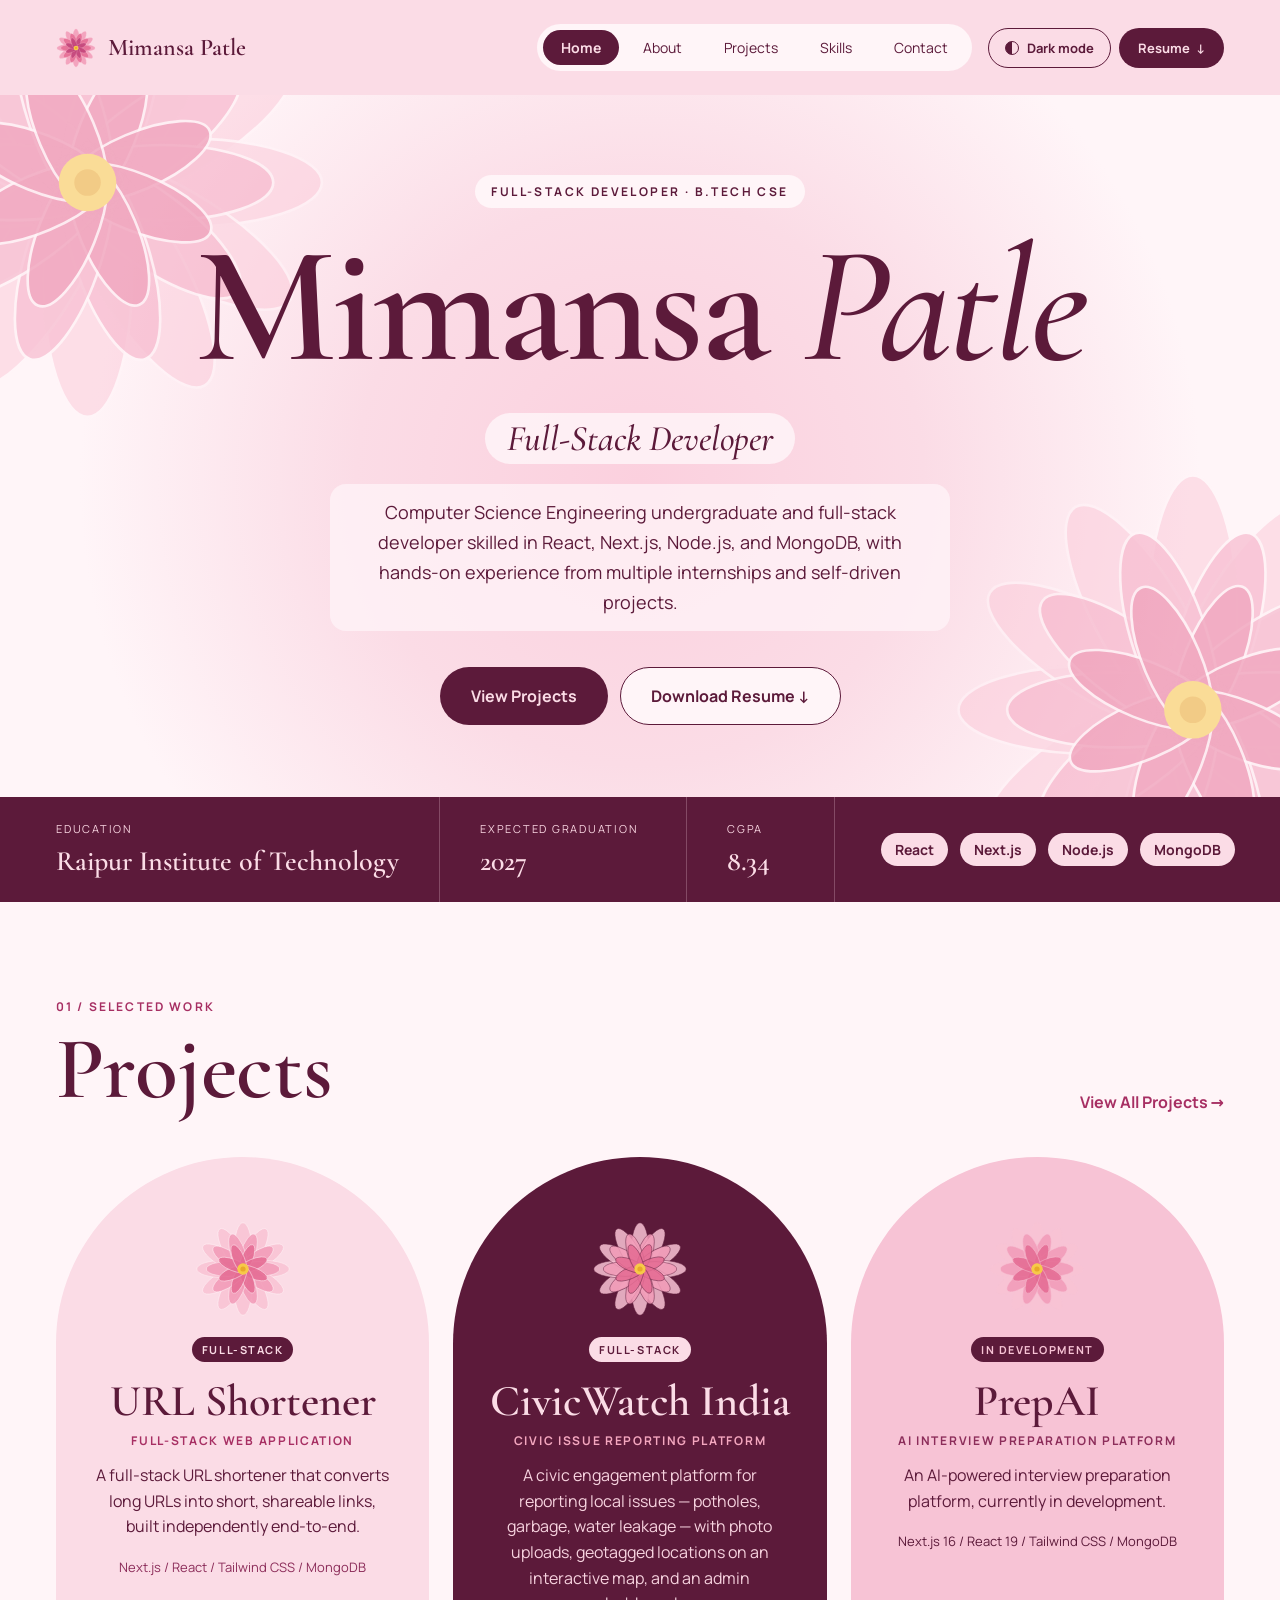
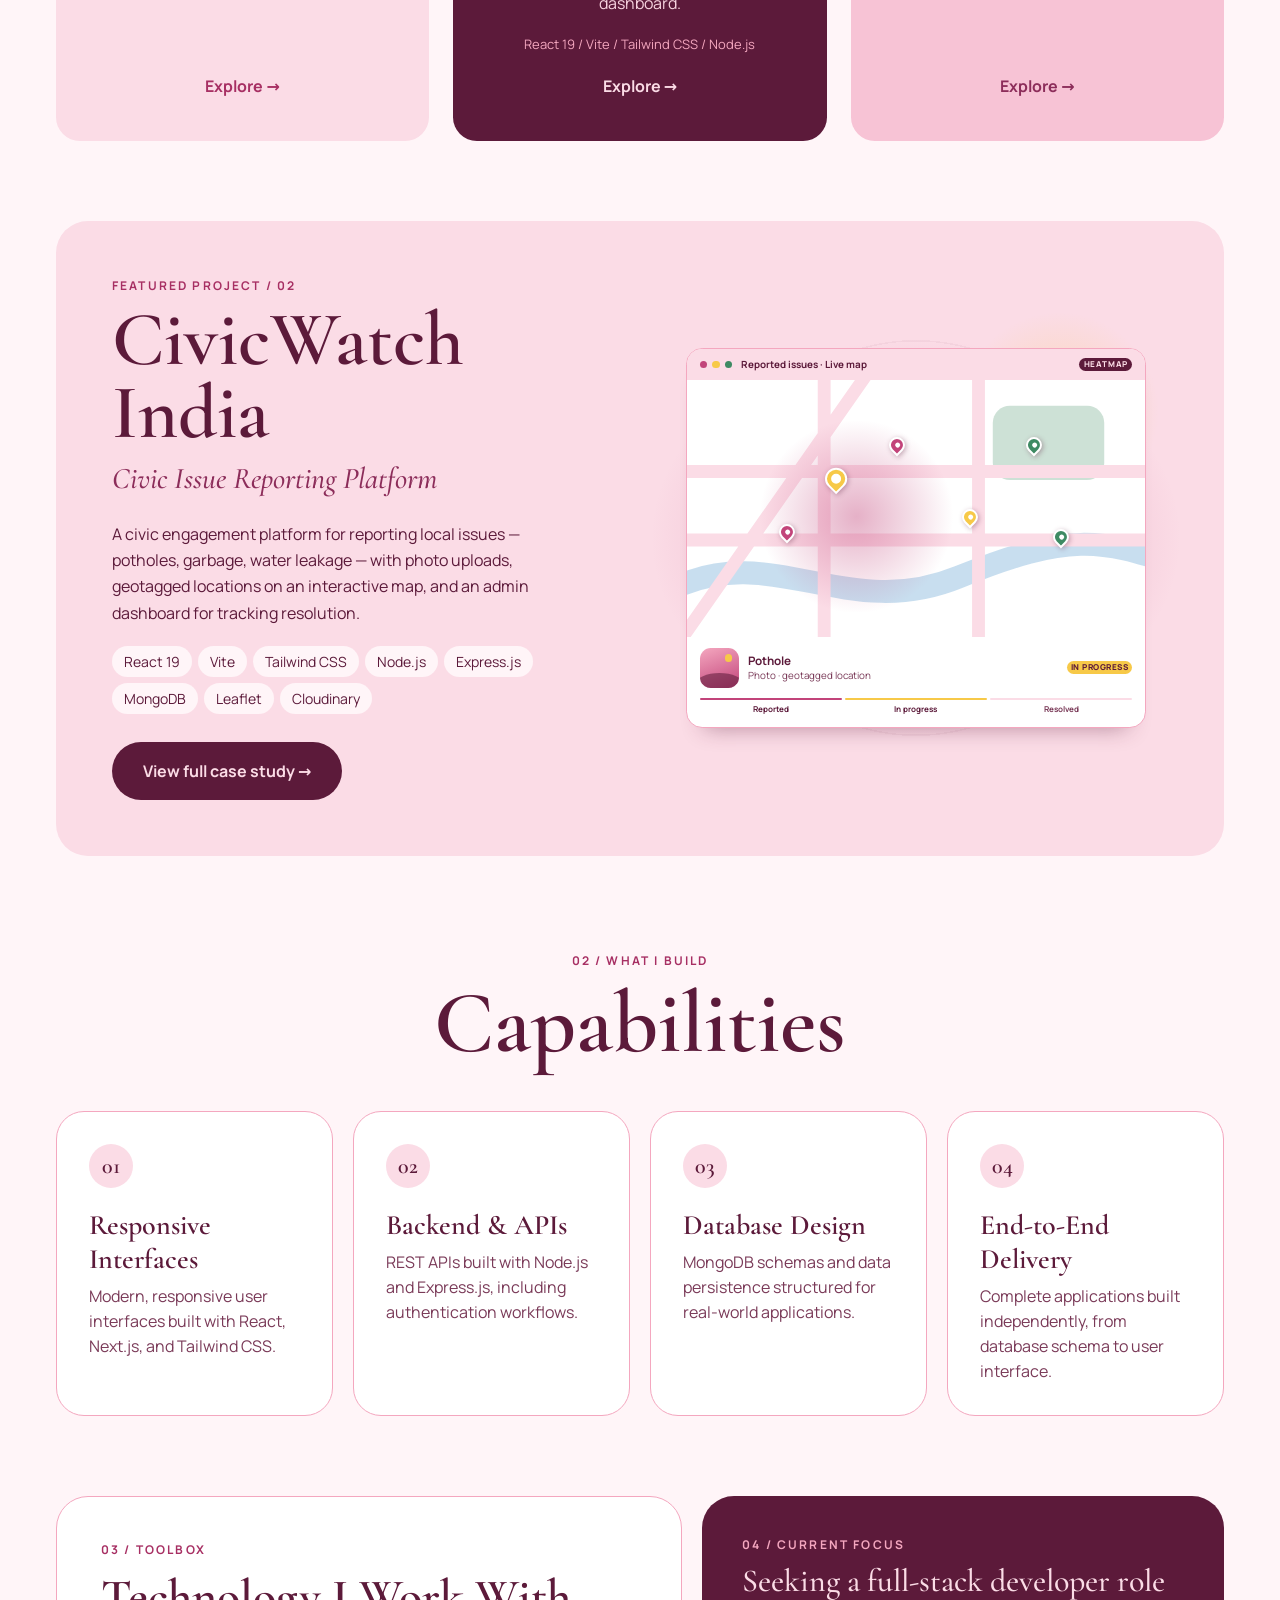
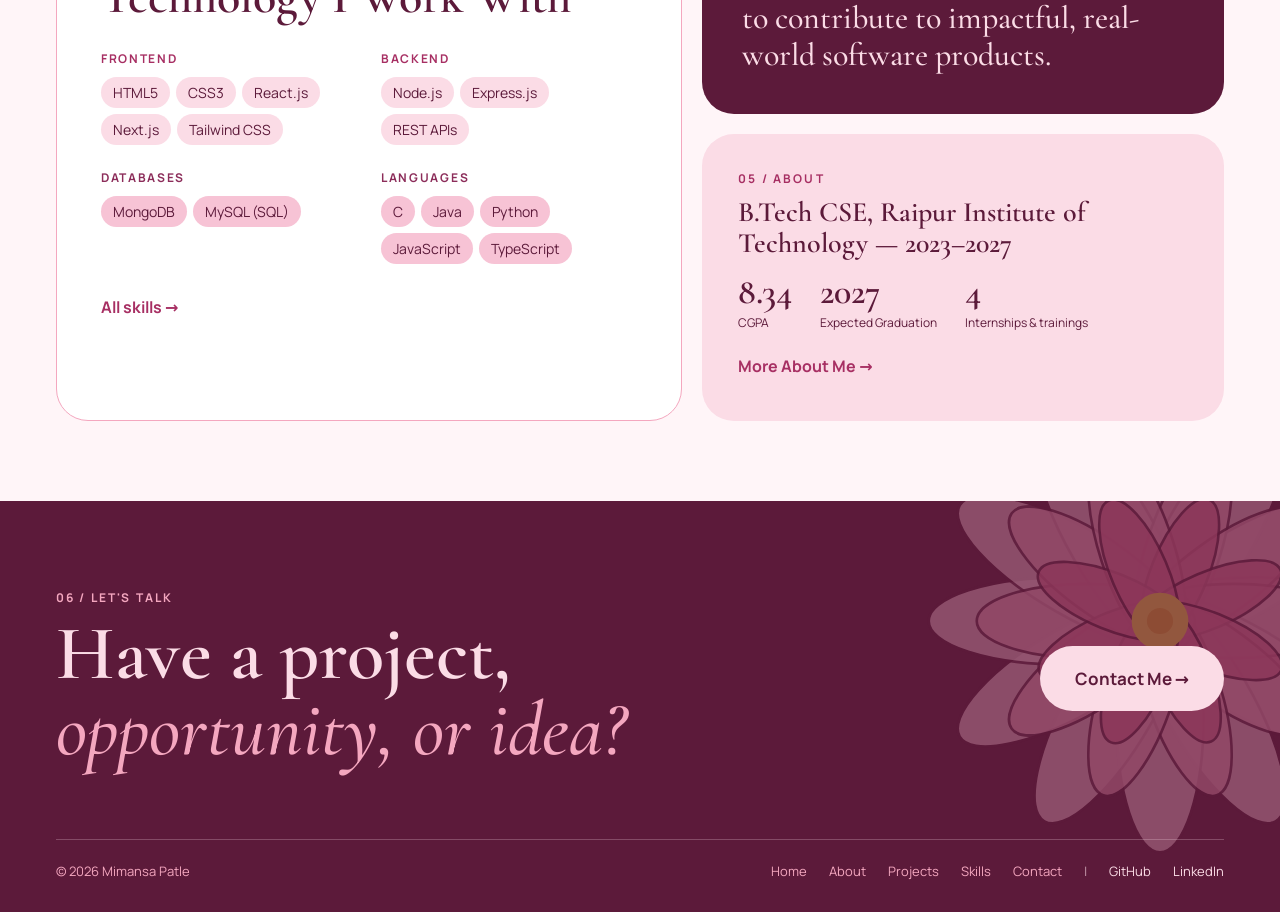
<file: index.html>
<!DOCTYPE html>
<html lang="en">
<head>
  <meta charset="UTF-8">
  <meta name="viewport" content="width=device-width, initial-scale=1.0">
  <title>Mimansa Patle &mdash; Full-Stack Developer</title>
  <meta name="description" content="Portfolio of Mimansa Patle &mdash; Full-Stack Developer specializing in React, Next.js, Node.js, and MongoDB.">
  <link rel="icon" href="data:image/svg+xml,%3Csvg xmlns='http://www.w3.org/2000/svg' viewBox='0 0 200 200'%3E%3Cg transform='translate(100 100)'%3E%3Cellipse cy='-28' rx='14' ry='38' fill='%23f29bb8' transform='rotate(0)'/%3E%3Cellipse cy='-28' rx='14' ry='38' fill='%23f29bb8' transform='rotate(72)'/%3E%3Cellipse cy='-28' rx='14' ry='38' fill='%23f29bb8' transform='rotate(144)'/%3E%3Cellipse cy='-28' rx='14' ry='38' fill='%23f29bb8' transform='rotate(216)'/%3E%3Cellipse cy='-28' rx='14' ry='38' fill='%23f29bb8' transform='rotate(288)'/%3E%3Ccircle r='10' fill='%23f7c948'/%3E%3C/g%3E%3C/svg%3E">
  <link rel="stylesheet" href="css/style.css">
  <script src="js/theme-init.js"></script>
</head>
<body id="top">
  <a class="skip-link" href="#main">Skip to main content</a>

  <header class="site-header">
    <div class="header-inner">
      <a href="index.html" class="brand" aria-label="Mimansa Patle, home"><span class="lotus" data-speed="12" data-c1="#f29bb8" data-c2="#e56b93" data-c3="#c2447a" data-stroke="#fbdce6" aria-hidden="true"></span>Mimansa Patle</a>
      <button type="button" class="nav-toggle" id="nav-toggle" aria-expanded="false" aria-controls="site-menu">Menu</button>
      <div class="site-menu" id="site-menu">
        <nav aria-label="Primary navigation">
          <ul class="nav-links">
            <li><a href="index.html" class="nav-link active" aria-current="page">Home</a></li>
            <li><a href="about.html" class="nav-link">About</a></li>
            <li><a href="projects.html" class="nav-link">Projects</a></li>
            <li><a href="skills.html" class="nav-link">Skills</a></li>
            <li><a href="contact.html" class="nav-link">Contact</a></li>
          </ul>
        </nav>
        <div class="header-actions">
          <button type="button" class="theme-toggle" id="theme-toggle" aria-pressed="false" hidden><span class="theme-toggle__icon" aria-hidden="true"></span>Dark mode</button>
          <a class="btn btn-dark btn-sm resume-link" href="assets/resume/Mimansa-Patle-Resume.pdf" download>Resume <span aria-hidden="true">&darr;</span><span class="sr-only">(PDF download)</span></a>
        </div>
      </div>
    </div>
  </header>

  <main id="main">
    <section class="hero" aria-labelledby="hero-heading">
      <div class="hero-lotus hero-lotus--br lotus" data-speed="40" aria-hidden="true"></div>
      <div class="hero-lotus hero-lotus--tl lotus" data-speed="40" aria-hidden="true"></div>
      <div class="hero-content">
        <span class="hero-tag">Full-Stack Developer &middot; B.Tech CSE</span>
        <h1 id="hero-heading">Mimansa <span class="ital">Patle</span></h1>
        <p class="hero-role">Full-Stack Developer</p>
        <p class="hero-intro">Computer Science Engineering undergraduate and full-stack developer skilled in React, Next.js, Node.js, and MongoDB, with hands-on experience from multiple internships and self-driven projects.</p>
        <div class="hero-cta">
          <a href="projects.html" class="btn btn-dark">View Projects</a>
          <a href="assets/resume/Mimansa-Patle-Resume.pdf" class="btn btn-light" download>Download Resume <span aria-hidden="true">&darr;</span><span class="sr-only">(PDF)</span></a>
        </div>
      </div>
    </section>

    <section class="meta-strip" aria-label="Overview">
      <div><p class="meta-label">Education</p><p class="meta-value">Raipur Institute of Technology</p></div>
      <div><p class="meta-label">Expected Graduation</p><p class="meta-value">2027</p></div>
      <div><p class="meta-label">CGPA</p><p class="meta-value">8.34</p></div>
      <div><ul class="pills"><li class="pill">React</li><li class="pill">Next.js</li><li class="pill">Node.js</li><li class="pill">MongoDB</li></ul></div>
    </section>

    <section class="section" aria-labelledby="work-heading">
      <div class="section-head">
        <div><p class="eyebrow">01 / Selected Work</p><h2 class="h2" id="work-heading">Projects</h2></div>
        <a href="projects.html" class="link-rose">View All Projects &rarr;</a>
      </div>
      <div class="petal-grid">
        <article class="petal-card">
          <div class="lotus" data-speed="18" aria-hidden="true"></div>
          <p class="status"><span>Full-Stack</span></p>
          <h3>URL Shortener</h3>
          <p class="cat">Full-Stack Web Application</p>
          <p class="desc">A full-stack URL shortener that converts long URLs into short, shareable links, built independently end-to-end.</p>
          <p class="tech">Next.js / React / Tailwind CSS / MongoDB</p>
          <a href="projects.html#url-shortener" class="explore">Explore<span class="sr-only"> URL Shortener</span> &rarr;</a>
        </article>
        <article class="petal-card petal-card--dark">
          <div class="lotus" data-speed="22" data-stroke="#5c1a3a" aria-hidden="true"></div>
          <p class="status"><span>Full-Stack</span></p>
          <h3>CivicWatch India</h3>
          <p class="cat">Civic Issue Reporting Platform</p>
          <p class="desc">A civic engagement platform for reporting local issues &mdash; potholes, garbage, water leakage &mdash; with photo uploads, geotagged locations on an interactive map, and an admin dashboard.</p>
          <p class="tech">React 19 / Vite / Tailwind CSS / Node.js</p>
          <a href="projects.html#civicwatch-india" class="explore">Explore<span class="sr-only"> CivicWatch India</span> &rarr;</a>
        </article>
        <article class="petal-card petal-card--blush">
          <div class="lotus" data-speed="26" data-stroke="var(--blush-bg)" aria-hidden="true"></div>
          <p class="status"><span>In Development</span></p>
          <h3>PrepAI</h3>
          <p class="cat">AI Interview Preparation Platform</p>
          <p class="desc">An AI-powered interview preparation platform, currently in development.</p>
          <p class="tech">Next.js 16 / React 19 / Tailwind CSS / MongoDB</p>
          <a href="projects.html#prepai" class="explore">Explore<span class="sr-only"> PrepAI</span> &rarr;</a>
        </article>
      </div>
    </section>

    <section class="featured" aria-labelledby="featured-heading">
      <div class="featured-body">
        <p class="eyebrow">Featured Project / 02</p>
        <h2 id="featured-heading">CivicWatch India</h2>
        <p class="featured-sub">Civic Issue Reporting Platform</p>
        <p class="featured-desc">A civic engagement platform for reporting local issues &mdash; potholes, garbage, water leakage &mdash; with photo uploads, geotagged locations on an interactive map, and an admin dashboard for tracking resolution.</p>
        <ul class="pills"><li class="pill">React 19</li><li class="pill">Vite</li><li class="pill">Tailwind CSS</li><li class="pill">Node.js</li><li class="pill">Express.js</li><li class="pill">MongoDB</li><li class="pill">Leaflet</li><li class="pill">Cloudinary</li></ul>
        <a href="projects.html#civicwatch-india" class="btn btn-dark">View full case study &rarr;</a>
      </div>
      <div class="viz" aria-hidden="true">
        <div class="mock">
          <div class="mock__bar"><i></i><i></i><i></i><span class="mock__title">Reported issues &middot; Live map</span><span class="mock__tag">Heatmap</span></div>
          <div class="m-map">
            <svg viewBox="0 0 320 180" preserveAspectRatio="xMidYMid slice" focusable="false"><rect class="m-park" x="214" y="18" width="78" height="52" rx="12"/><path class="m-water" d="M-10 146 C60 112 112 170 190 138 S290 112 340 128"/><path class="m-road" d="M-10 64 H340 M-10 112 H340 M96 -10 V190 M204 -10 V190 M-10 190 L130 -10"/></svg>
            <span class="m-heat"></span>
            <span class="m-pt m-pt--b"></span><span class="m-pt m-pt--c"></span><span class="m-pt m-pt--prog m-pt--a"></span><span class="m-pt m-pt--prog m-pt--d"></span><span class="m-pt m-pt--res m-pt--e"></span><span class="m-pt m-pt--res m-pt--f"></span>
          </div>
          <div class="m-report">
            <span class="m-thumb"></span>
            <div class="m-report__txt"><strong>Pothole</strong><span>Photo &middot; geotagged location</span></div>
            <span class="m-chip m-chip--md">In progress</span>
          </div>
          <div class="m-steps"><span class="on">Reported</span><span class="on">In progress</span><span>Resolved</span></div>
        </div>
      </div>
    </section>

    <section class="section" aria-labelledby="build-heading">
      <div class="center section-head--center"><p class="eyebrow">02 / What I Build</p><h2 class="h2" id="build-heading">Capabilities</h2></div>
      <div class="cap-grid">
        <article class="cap-card"><div class="cap-num" aria-hidden="true">01</div><h3>Responsive Interfaces</h3><p>Modern, responsive user interfaces built with React, Next.js, and Tailwind CSS.</p></article>
        <article class="cap-card"><div class="cap-num" aria-hidden="true">02</div><h3>Backend &amp; APIs</h3><p>REST APIs built with Node.js and Express.js, including authentication workflows.</p></article>
        <article class="cap-card"><div class="cap-num" aria-hidden="true">03</div><h3>Database Design</h3><p>MongoDB schemas and data persistence structured for real-world applications.</p></article>
        <article class="cap-card"><div class="cap-num" aria-hidden="true">04</div><h3>End-to-End Delivery</h3><p>Complete applications built independently, from database schema to user interface.</p></article>
      </div>
    </section>

    <section class="split" aria-label="Toolbox and profile">
      <div class="toolbox">
        <p class="eyebrow">03 / Toolbox</p>
        <h2>Technology I Work With</h2>
        <div class="tool-grid">
          <div><p class="tool-label">Frontend</p><ul class="pills"><li class="pill">HTML5</li><li class="pill">CSS3</li><li class="pill">React.js</li><li class="pill">Next.js</li><li class="pill">Tailwind CSS</li></ul></div>
          <div><p class="tool-label">Backend</p><ul class="pills"><li class="pill">Node.js</li><li class="pill">Express.js</li><li class="pill">REST APIs</li></ul></div>
          <div><p class="tool-label tool-label--blush">Databases</p><ul class="pills"><li class="pill pill--blush">MongoDB</li><li class="pill pill--blush">MySQL (SQL)</li></ul></div>
          <div><p class="tool-label tool-label--blush">Languages</p><ul class="pills"><li class="pill pill--blush">C</li><li class="pill pill--blush">Java</li><li class="pill pill--blush">Python</li><li class="pill pill--blush">JavaScript</li><li class="pill pill--blush">TypeScript</li></ul></div>
        </div>
        <a href="skills.html" class="link-rose">All skills &rarr;</a>
      </div>
      <div class="stack">
        <div class="focus"><p class="eyebrow">04 / Current Focus</p><p>Seeking a full-stack developer role to contribute to impactful, real-world software products.</p></div>
        <div class="about-card">
          <p class="eyebrow">05 / About</p>
          <h3>B.Tech CSE, Raipur Institute of Technology &mdash; 2023&ndash;2027</h3>
          <dl class="stats">
            <div><dt>8.34</dt><dd>CGPA</dd></div>
            <div><dt>2027</dt><dd>Expected Graduation</dd></div>
            <div><dt>4</dt><dd>Internships &amp; trainings</dd></div>
          </dl>
          <a href="about.html" class="link-rose">More About Me &rarr;</a>
        </div>
      </div>
    </section>
  </main>

  <footer class="site-footer">
    <section class="cta" aria-labelledby="cta-heading">
      <div class="cta-lotus lotus" data-speed="50" data-stroke="#5c1a3a" aria-hidden="true"></div>
      <div class="cta-row">
        <div>
          <p class="eyebrow">06 / Let's Talk</p>
          <h2 id="cta-heading">Have a project,<br><span class="ital">opportunity, or idea?</span></h2>
        </div>
        <a href="contact.html" class="btn btn-pink">Contact Me &rarr;</a>
      </div>
    </section>

    <div class="footer-row">
      <span>&copy; 2026 Mimansa Patle</span>
      <nav aria-label="Footer navigation">
        <a href="index.html">Home</a><a href="about.html">About</a><a href="projects.html">Projects</a><a href="skills.html">Skills</a><a href="contact.html">Contact</a>
        <span class="footer-sep" aria-hidden="true">|</span>
        <a class="social" href="https://github.com/MimansaPatle" target="_blank" rel="noopener noreferrer">GitHub<span class="sr-only"> (opens in a new tab)</span></a>
        <a class="social" href="https://www.linkedin.com/in/mimansa-patle-b489a6309" target="_blank" rel="noopener noreferrer">LinkedIn<span class="sr-only"> (opens in a new tab)</span></a>
      </nav>
    </div>
  </footer>

  <script src="js/script.js" defer></script>
</body>
</html>
</file>
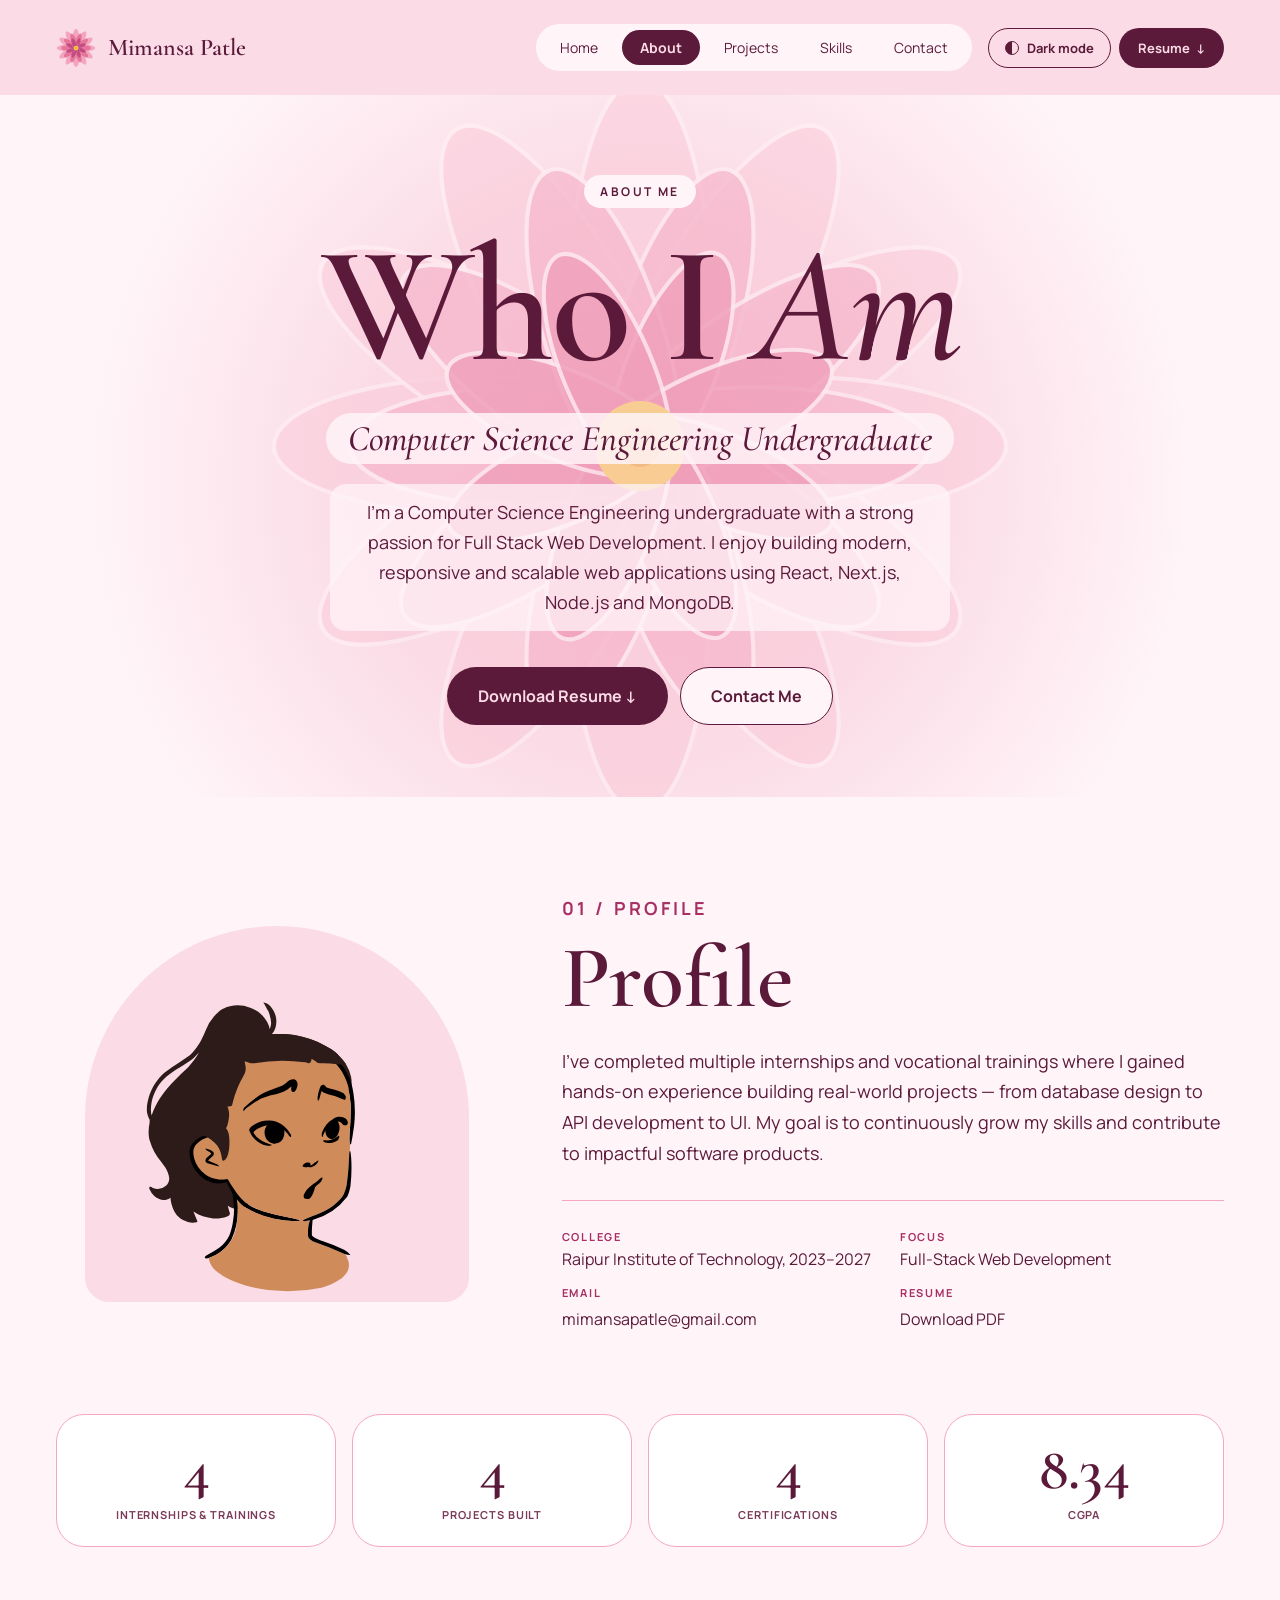
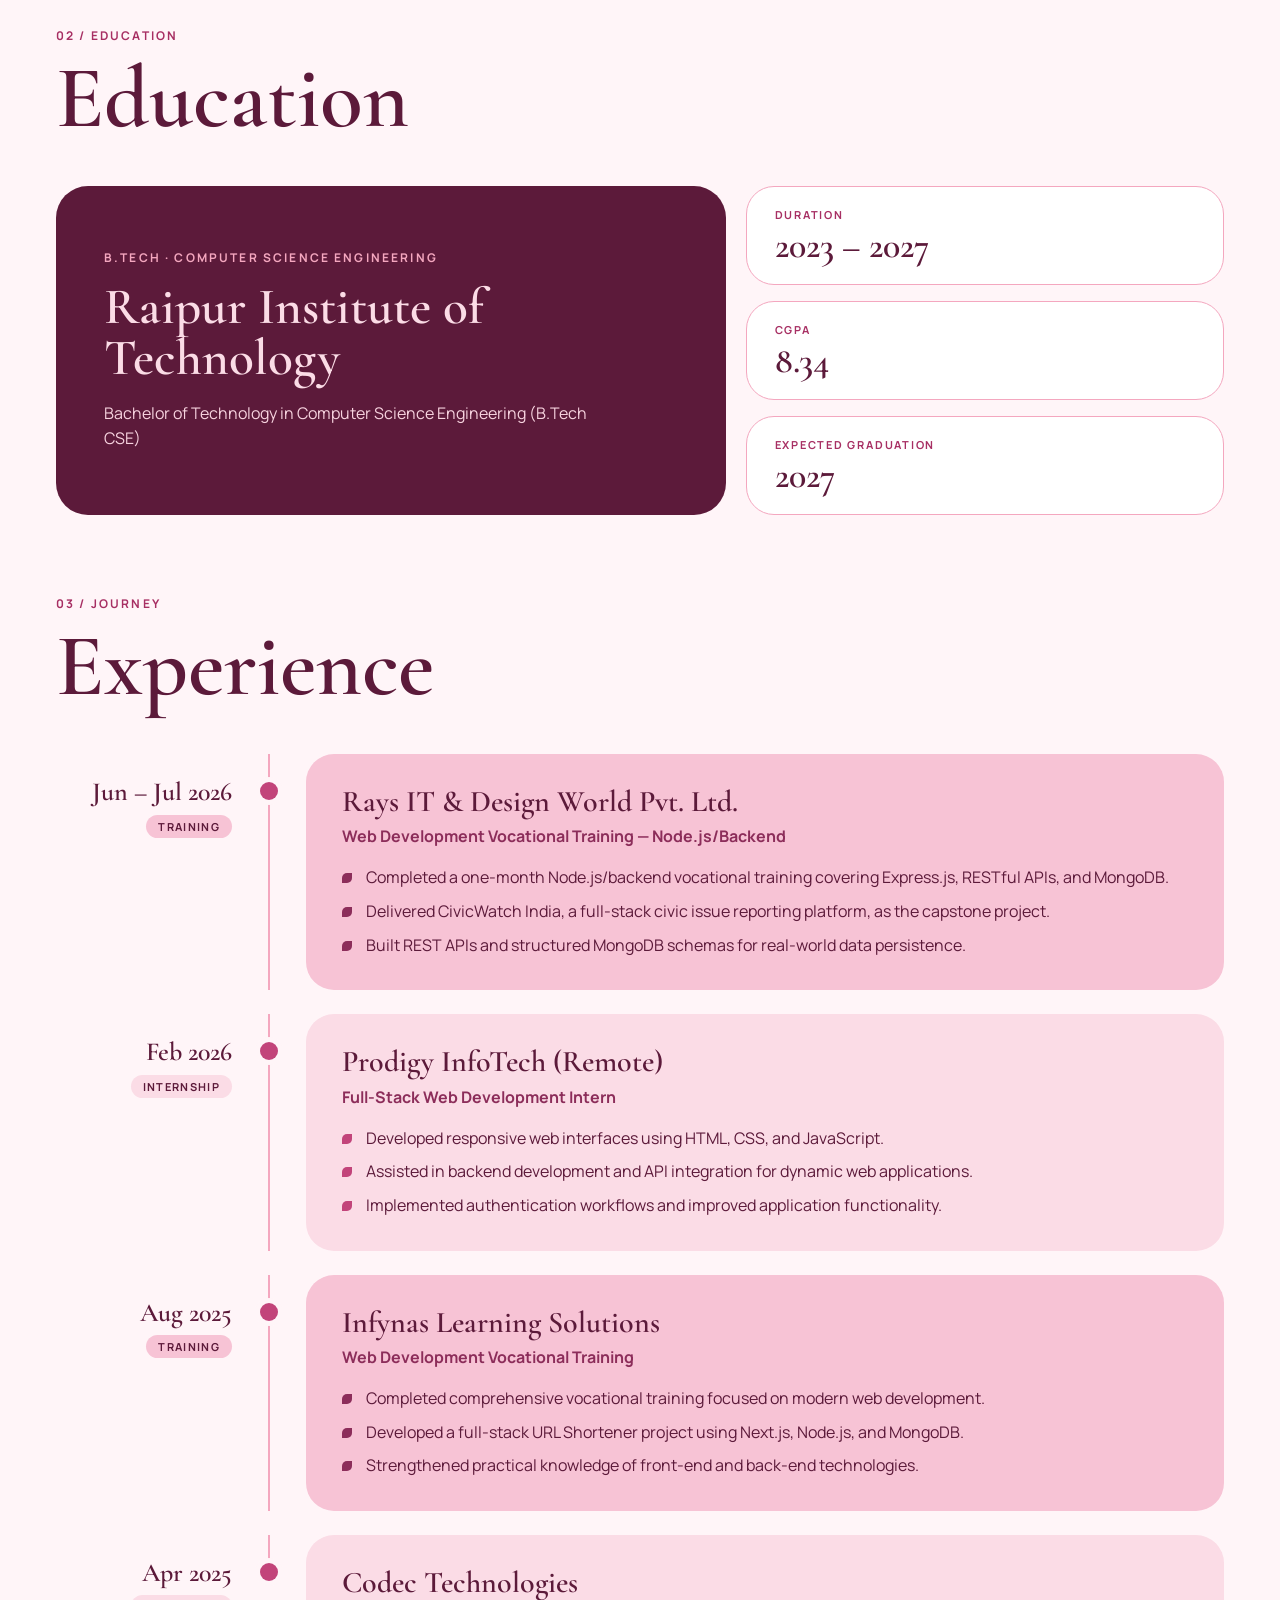
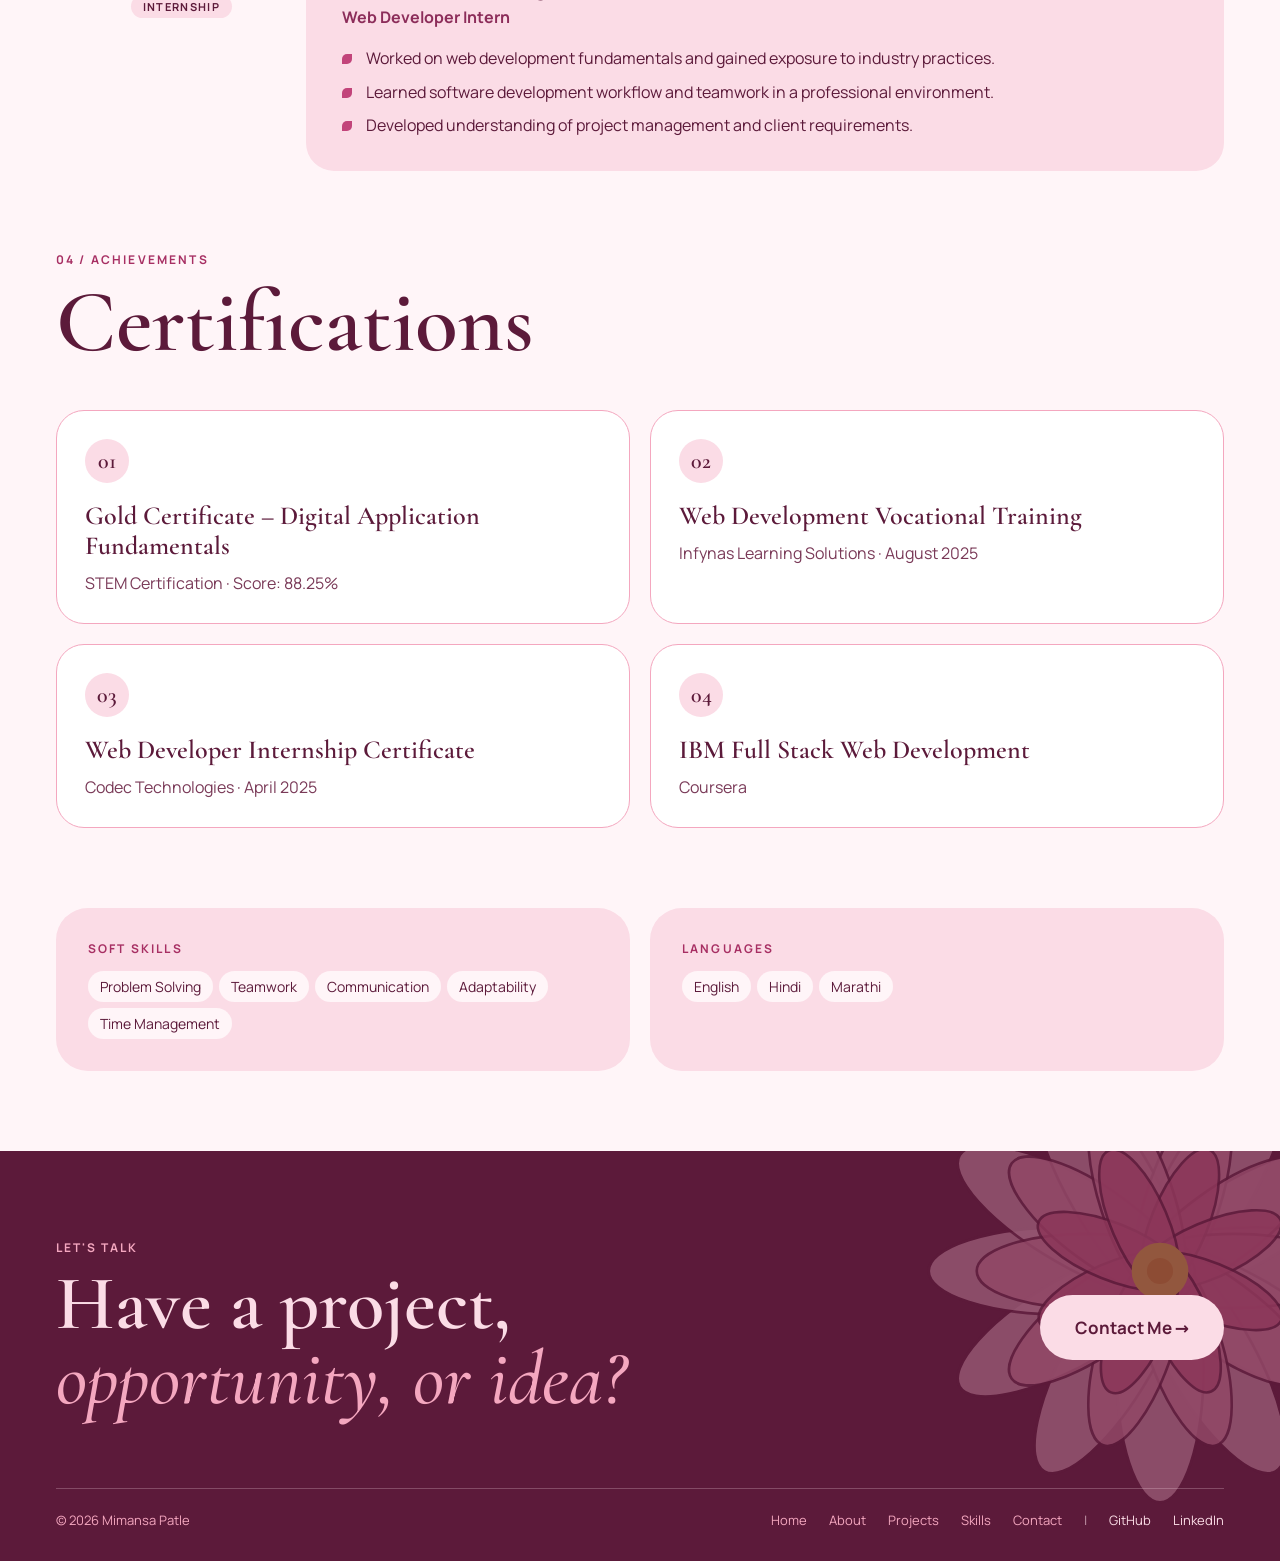
<file: about.html>
<!DOCTYPE html>
<html lang="en">
<head>
  <meta charset="UTF-8">
  <meta name="viewport" content="width=device-width, initial-scale=1.0">
  <title>About &mdash; Mimansa Patle</title>
  <meta name="description" content="About Mimansa Patle: profile, education, internships and training, and certifications.">
  <link rel="icon" href="data:image/svg+xml,%3Csvg xmlns='http://www.w3.org/2000/svg' viewBox='0 0 200 200'%3E%3Cg transform='translate(100 100)'%3E%3Cellipse cy='-28' rx='14' ry='38' fill='%23f29bb8' transform='rotate(0)'/%3E%3Cellipse cy='-28' rx='14' ry='38' fill='%23f29bb8' transform='rotate(72)'/%3E%3Cellipse cy='-28' rx='14' ry='38' fill='%23f29bb8' transform='rotate(144)'/%3E%3Cellipse cy='-28' rx='14' ry='38' fill='%23f29bb8' transform='rotate(216)'/%3E%3Cellipse cy='-28' rx='14' ry='38' fill='%23f29bb8' transform='rotate(288)'/%3E%3Ccircle r='10' fill='%23f7c948'/%3E%3C/g%3E%3C/svg%3E">
  <link rel="stylesheet" href="css/style.css">
  <script src="js/theme-init.js"></script>
</head>
<body id="top">
  <a class="skip-link" href="#main">Skip to main content</a>

  <header class="site-header">
    <div class="header-inner">
      <a href="index.html" class="brand" aria-label="Mimansa Patle, home"><span class="lotus" data-speed="12" data-c1="#f29bb8" data-c2="#e56b93" data-c3="#c2447a" data-stroke="#fbdce6" aria-hidden="true"></span>Mimansa Patle</a>
      <button type="button" class="nav-toggle" id="nav-toggle" aria-expanded="false" aria-controls="site-menu">Menu</button>
      <div class="site-menu" id="site-menu">
        <nav aria-label="Primary navigation">
          <ul class="nav-links">
            <li><a href="index.html" class="nav-link">Home</a></li>
            <li><a href="about.html" class="nav-link active" aria-current="page">About</a></li>
            <li><a href="projects.html" class="nav-link">Projects</a></li>
            <li><a href="skills.html" class="nav-link">Skills</a></li>
            <li><a href="contact.html" class="nav-link">Contact</a></li>
          </ul>
        </nav>
        <div class="header-actions">
          <button type="button" class="theme-toggle" id="theme-toggle" aria-pressed="false" hidden><span class="theme-toggle__icon" aria-hidden="true"></span>Dark mode</button>
          <a class="btn btn-dark btn-sm resume-link" href="assets/resume/Mimansa-Patle-Resume.pdf" download>Resume <span aria-hidden="true">&darr;</span><span class="sr-only">(PDF download)</span></a>
        </div>
      </div>
    </div>
  </header>

  <main id="main">
    <section class="page-hero" aria-labelledby="page-heading">
      <div class="hero-lotus lotus" data-speed="40" aria-hidden="true"></div>
      <div class="hero-content">
        <span class="hero-tag">About Me</span>
        <h1 id="page-heading">Who I <span class="ital">Am</span></h1>
        <p class="hero-role">Computer Science Engineering Undergraduate</p>
        <p class="hero-intro">I'm a Computer Science Engineering undergraduate with a strong passion for Full Stack Web Development. I enjoy building modern, responsive and scalable web applications using React, Next.js, Node.js and MongoDB.</p>
        <div class="hero-cta"><a href="assets/resume/Mimansa-Patle-Resume.pdf" class="btn btn-dark" download>Download Resume <span aria-hidden="true">&darr;</span><span class="sr-only">(PDF)</span></a><a href="contact.html" class="btn btn-light">Contact Me</a></div>
      </div>
    </section>

    <section class="section" aria-labelledby="profile-heading">
      <div class="about-intro">
        <div class="portrait">
          <img src="assets/images/mimansa-avatar.svg" alt="Illustrated portrait of Mimansa Patle" width="340" height="340">
        </div>
        <div class="about-copy">
          <p class="eyebrow">01 / Profile</p>
          <h2 class="h2 h2--spaced" id="profile-heading">Profile</h2>
          <p>I've completed multiple internships and vocational trainings where I gained hands-on experience building real-world projects &mdash; from database design to API development to UI. My goal is to continuously grow my skills and contribute to impactful software products.</p>
          <dl class="facts">
            <div><dt>College</dt><dd>Raipur Institute of Technology, 2023&ndash;2027</dd></div>
            <div><dt>Focus</dt><dd>Full-Stack Web Development</dd></div>
            <div><dt>Email</dt><dd><a href="mailto:mimansapatle@gmail.com">mimansapatle@gmail.com</a></dd></div>
            <div><dt>Resume</dt><dd><a href="assets/resume/Mimansa-Patle-Resume.pdf" download>Download PDF<span class="sr-only"> (PDF download)</span></a></dd></div>
          </dl>
        </div>
      </div>
    </section>

    <section class="section section--tight" aria-label="At a glance">
      <ul class="stat-grid">
        <li class="stat-card"><b>4</b><span>Internships &amp; trainings</span></li>
        <li class="stat-card"><b>4</b><span>Projects built</span></li>
        <li class="stat-card"><b>4</b><span>Certifications</span></li>
        <li class="stat-card"><b>8.34</b><span>CGPA</span></li>
      </ul>
    </section>

    <section class="section section--tight" aria-labelledby="education-heading">
      <div class="section-head"><div><p class="eyebrow">02 / Education</p><h2 class="h2" id="education-heading">Education</h2></div></div>
      <div class="edu">
        <div class="edu-main">
          <p class="edu-degree">B.Tech &middot; Computer Science Engineering</p>
          <h3>Raipur Institute of Technology</h3>
          <p class="sub">Bachelor of Technology in Computer Science Engineering (B.Tech CSE)</p>
        </div>
        <dl class="edu-stats">
          <div><dt>Duration</dt><dd>2023 &ndash; 2027</dd></div>
          <div><dt>CGPA</dt><dd>8.34</dd></div>
          <div><dt>Expected Graduation</dt><dd>2027</dd></div>
        </dl>
      </div>
    </section>

    <section class="section section--tight" aria-labelledby="experience-heading">
      <div class="section-head"><div><p class="eyebrow">03 / Journey</p><h2 class="h2" id="experience-heading">Experience</h2></div></div>
      <ol class="journey">
        <li class="step step--training">
          <div class="step__when"><p class="step__date">Jun &ndash; Jul 2026</p><span class="step__kind">Training</span></div>
          <div class="step__rail" aria-hidden="true"><span class="step__dot"></span></div>
          <div class="step__card">
            <h3>Rays IT &amp; Design World Pvt. Ltd.</h3>
            <p class="step__role">Web Development Vocational Training &mdash; Node.js/Backend</p>
            <ul class="bullets"><li>Completed a one-month Node.js/backend vocational training covering Express.js, RESTful APIs, and MongoDB.</li><li>Delivered CivicWatch India, a full-stack civic issue reporting platform, as the capstone project.</li><li>Built REST APIs and structured MongoDB schemas for real-world data persistence.</li></ul>
          </div>
        </li>
        <li class="step step--internship">
          <div class="step__when"><p class="step__date">Feb 2026</p><span class="step__kind">Internship</span></div>
          <div class="step__rail" aria-hidden="true"><span class="step__dot"></span></div>
          <div class="step__card">
            <h3>Prodigy InfoTech (Remote)</h3>
            <p class="step__role">Full-Stack Web Development Intern</p>
            <ul class="bullets"><li>Developed responsive web interfaces using HTML, CSS, and JavaScript.</li><li>Assisted in backend development and API integration for dynamic web applications.</li><li>Implemented authentication workflows and improved application functionality.</li></ul>
          </div>
        </li>
        <li class="step step--training">
          <div class="step__when"><p class="step__date">Aug 2025</p><span class="step__kind">Training</span></div>
          <div class="step__rail" aria-hidden="true"><span class="step__dot"></span></div>
          <div class="step__card">
            <h3>Infynas Learning Solutions</h3>
            <p class="step__role">Web Development Vocational Training</p>
            <ul class="bullets"><li>Completed comprehensive vocational training focused on modern web development.</li><li>Developed a full-stack URL Shortener project using Next.js, Node.js, and MongoDB.</li><li>Strengthened practical knowledge of front-end and back-end technologies.</li></ul>
          </div>
        </li>
        <li class="step step--internship">
          <div class="step__when"><p class="step__date">Apr 2025</p><span class="step__kind">Internship</span></div>
          <div class="step__rail" aria-hidden="true"><span class="step__dot"></span></div>
          <div class="step__card">
            <h3>Codec Technologies</h3>
            <p class="step__role">Web Developer Intern</p>
            <ul class="bullets"><li>Worked on web development fundamentals and gained exposure to industry practices.</li><li>Learned software development workflow and teamwork in a professional environment.</li><li>Developed understanding of project management and client requirements.</li></ul>
          </div>
        </li>
      </ol>
    </section>

    <section class="section section--tight" aria-labelledby="cert-heading">
      <div class="section-head"><div><p class="eyebrow">04 / Achievements</p><h2 class="h2" id="cert-heading">Certifications</h2></div></div>
      <ul class="cert-grid">
        <li class="cert"><div class="cert__num" aria-hidden="true">01</div><h3>Gold Certificate &ndash; Digital Application Fundamentals</h3><p>STEM Certification &middot; Score: 88.25%</p></li>
        <li class="cert"><div class="cert__num" aria-hidden="true">02</div><h3>Web Development Vocational Training</h3><p>Infynas Learning Solutions &middot; August 2025</p></li>
        <li class="cert"><div class="cert__num" aria-hidden="true">03</div><h3>Web Developer Internship Certificate</h3><p>Codec Technologies &middot; April 2025</p></li>
        <li class="cert"><div class="cert__num" aria-hidden="true">04</div><h3>IBM Full Stack Web Development</h3><p>Coursera</p></li>
      </ul>
    </section>

    <section class="section section--tight" aria-label="Soft skills and languages">
      <div class="also-grid">
        <div class="also-card"><h2 class="eyebrow">Soft Skills</h2><ul class="pills"><li class="pill">Problem Solving</li><li class="pill">Teamwork</li><li class="pill">Communication</li><li class="pill">Adaptability</li><li class="pill">Time Management</li></ul></div>
        <div class="also-card"><h2 class="eyebrow">Languages</h2><ul class="pills"><li class="pill">English</li><li class="pill">Hindi</li><li class="pill">Marathi</li></ul></div>
      </div>
    </section>
  </main>

  <footer class="site-footer">
    <section class="cta" aria-labelledby="cta-heading">
      <div class="cta-lotus lotus" data-speed="50" data-stroke="#5c1a3a" aria-hidden="true"></div>
      <div class="cta-row">
        <div>
          <p class="eyebrow">Let's Talk</p>
          <h2 id="cta-heading">Have a project,<br><span class="ital">opportunity, or idea?</span></h2>
        </div>
        <a href="contact.html" class="btn btn-pink">Contact Me &rarr;</a>
      </div>
    </section>

    <div class="footer-row">
      <span>&copy; 2026 Mimansa Patle</span>
      <nav aria-label="Footer navigation">
        <a href="index.html">Home</a><a href="about.html">About</a><a href="projects.html">Projects</a><a href="skills.html">Skills</a><a href="contact.html">Contact</a>
        <span class="footer-sep" aria-hidden="true">|</span>
        <a class="social" href="https://github.com/MimansaPatle" target="_blank" rel="noopener noreferrer">GitHub<span class="sr-only"> (opens in a new tab)</span></a>
        <a class="social" href="https://www.linkedin.com/in/mimansa-patle-b489a6309" target="_blank" rel="noopener noreferrer">LinkedIn<span class="sr-only"> (opens in a new tab)</span></a>
      </nav>
    </div>
  </footer>

  <script src="js/script.js" defer></script>
</body>
</html>
</file>
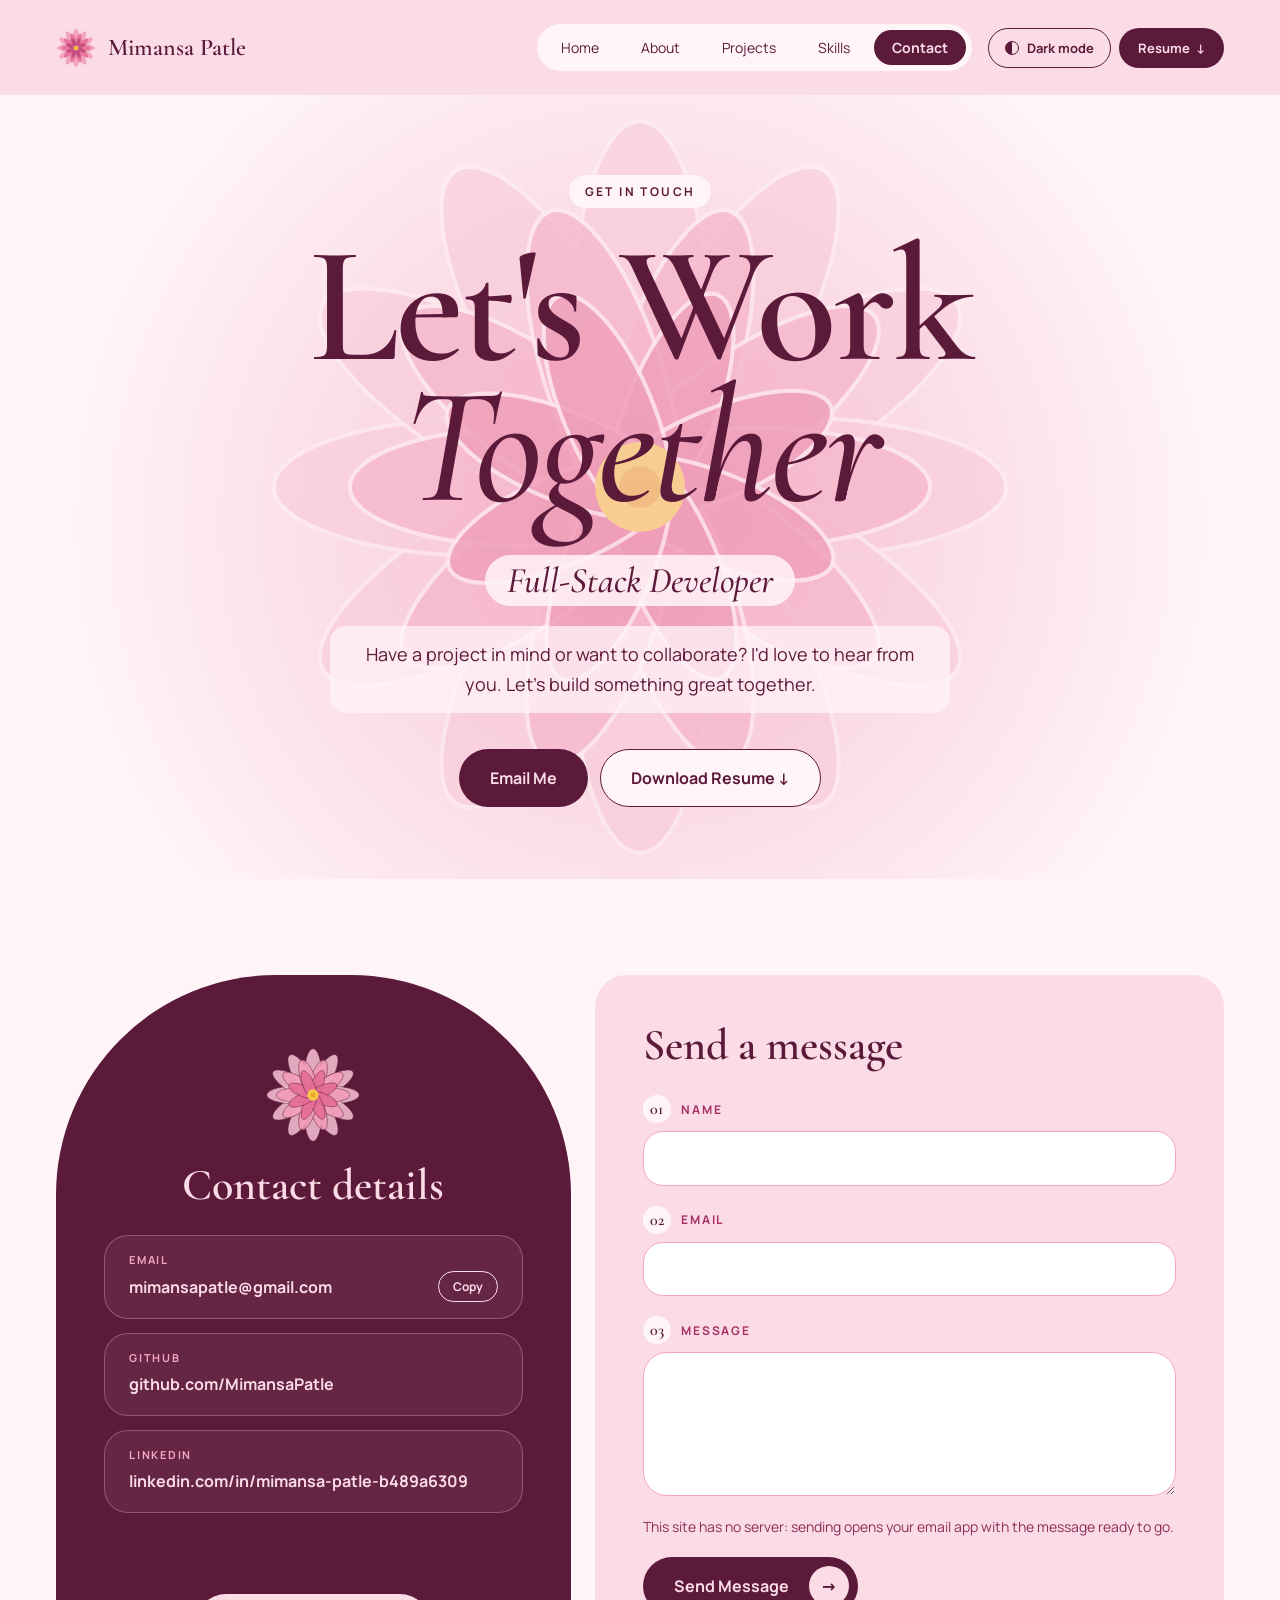
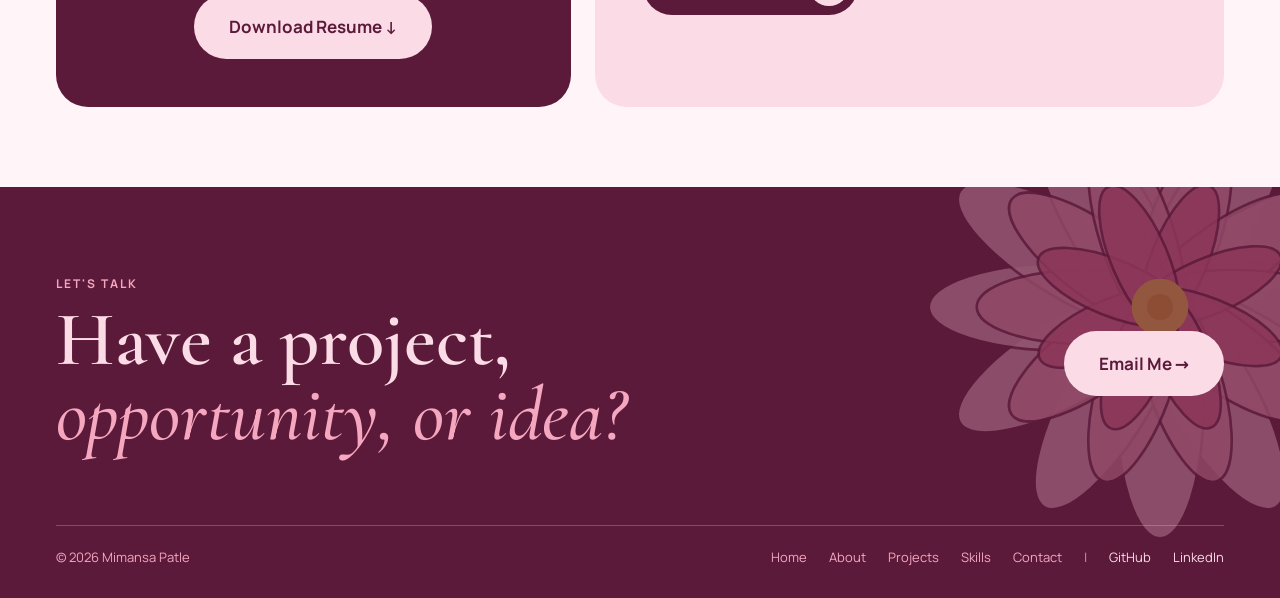
<file: contact.html>
<!DOCTYPE html>
<html lang="en">
<head>
  <meta charset="UTF-8">
  <meta name="viewport" content="width=device-width, initial-scale=1.0">
  <title>Contact &mdash; Mimansa Patle</title>
  <meta name="description" content="Contact Mimansa Patle by email, GitHub, or LinkedIn, or send a message.">
  <link rel="icon" href="data:image/svg+xml,%3Csvg xmlns='http://www.w3.org/2000/svg' viewBox='0 0 200 200'%3E%3Cg transform='translate(100 100)'%3E%3Cellipse cy='-28' rx='14' ry='38' fill='%23f29bb8' transform='rotate(0)'/%3E%3Cellipse cy='-28' rx='14' ry='38' fill='%23f29bb8' transform='rotate(72)'/%3E%3Cellipse cy='-28' rx='14' ry='38' fill='%23f29bb8' transform='rotate(144)'/%3E%3Cellipse cy='-28' rx='14' ry='38' fill='%23f29bb8' transform='rotate(216)'/%3E%3Cellipse cy='-28' rx='14' ry='38' fill='%23f29bb8' transform='rotate(288)'/%3E%3Ccircle r='10' fill='%23f7c948'/%3E%3C/g%3E%3C/svg%3E">
  <link rel="stylesheet" href="css/style.css">
  <script src="js/theme-init.js"></script>
</head>
<body id="top">
  <a class="skip-link" href="#main">Skip to main content</a>

  <header class="site-header">
    <div class="header-inner">
      <a href="index.html" class="brand" aria-label="Mimansa Patle, home"><span class="lotus" data-speed="12" data-c1="#f29bb8" data-c2="#e56b93" data-c3="#c2447a" data-stroke="#fbdce6" aria-hidden="true"></span>Mimansa Patle</a>
      <button type="button" class="nav-toggle" id="nav-toggle" aria-expanded="false" aria-controls="site-menu">Menu</button>
      <div class="site-menu" id="site-menu">
        <nav aria-label="Primary navigation">
          <ul class="nav-links">
            <li><a href="index.html" class="nav-link">Home</a></li>
            <li><a href="about.html" class="nav-link">About</a></li>
            <li><a href="projects.html" class="nav-link">Projects</a></li>
            <li><a href="skills.html" class="nav-link">Skills</a></li>
            <li><a href="contact.html" class="nav-link active" aria-current="page">Contact</a></li>
          </ul>
        </nav>
        <div class="header-actions">
          <button type="button" class="theme-toggle" id="theme-toggle" aria-pressed="false" hidden><span class="theme-toggle__icon" aria-hidden="true"></span>Dark mode</button>
          <a class="btn btn-dark btn-sm resume-link" href="assets/resume/Mimansa-Patle-Resume.pdf" download>Resume <span aria-hidden="true">&darr;</span><span class="sr-only">(PDF download)</span></a>
        </div>
      </div>
    </div>
  </header>

  <main id="main">
    <section class="page-hero" aria-labelledby="page-heading">
      <div class="hero-lotus lotus" data-speed="40" aria-hidden="true"></div>
      <div class="hero-content">
        <span class="hero-tag">Get In Touch</span>
        <h1 id="page-heading">Let's Work <span class="ital">Together</span></h1>
        <p class="hero-role">Full-Stack Developer</p>
        <p class="hero-intro">Have a project in mind or want to collaborate? I'd love to hear from you. Let's build something great together.</p>
        <div class="hero-cta"><a href="mailto:mimansapatle@gmail.com" class="btn btn-dark">Email Me</a><a href="assets/resume/Mimansa-Patle-Resume.pdf" class="btn btn-light" download>Download Resume <span aria-hidden="true">&darr;</span><span class="sr-only">(PDF)</span></a></div>
      </div>
    </section>

    <section class="section" aria-label="Contact">
      <div class="contact-grid">
        <div class="contact-arch">
          <div class="lotus" data-speed="26" data-stroke="#5c1a3a" aria-hidden="true"></div>
          <h2>Contact details</h2>
          <dl class="contact-rows">
            <div><dt>Email</dt><dd><a href="mailto:mimansapatle@gmail.com">mimansapatle@gmail.com</a><button type="button" class="copy-btn" data-copy="mimansapatle@gmail.com" hidden>Copy</button></dd></div>
            <div><dt>GitHub</dt><dd><a href="https://github.com/MimansaPatle" target="_blank" rel="noopener noreferrer">github.com/MimansaPatle<span class="sr-only"> (opens in a new tab)</span></a></dd></div>
            <div><dt>LinkedIn</dt><dd><a href="https://www.linkedin.com/in/mimansa-patle-b489a6309" target="_blank" rel="noopener noreferrer">linkedin.com/in/mimansa-patle-b489a6309<span class="sr-only"> (opens in a new tab)</span></a></dd></div>
          </dl>
          <a href="assets/resume/Mimansa-Patle-Resume.pdf" class="btn btn-pink" download>Download Resume <span aria-hidden="true">&darr;</span><span class="sr-only">(PDF)</span></a>
        </div>
        <div class="contact-form">
          <h2>Send a message</h2>
          <form class="form" id="contact-form" action="mailto:mimansapatle@gmail.com" method="post" enctype="text/plain" data-mailto="mailto:mimansapatle@gmail.com">
            <div class="field"><label for="name"><span class="field__num" aria-hidden="true">01</span>Name</label><input type="text" id="name" name="name" autocomplete="name" required></div>
            <div class="field"><label for="email"><span class="field__num" aria-hidden="true">02</span>Email</label><input type="email" id="email" name="email" autocomplete="email" required></div>
            <div class="field"><label for="message"><span class="field__num" aria-hidden="true">03</span>Message</label><textarea id="message" name="message" rows="5" required></textarea></div>
            <p class="form__note">This site has no server: sending opens your email app with the message ready to go.</p>
            <button type="submit" class="btn btn-dark btn--arrow">Send Message <span class="btn__dot" aria-hidden="true">&rarr;</span></button>
            <p class="form__status" id="form-status" role="status"></p>
          </form>
        </div>
      </div>
    </section>
  </main>

  <footer class="site-footer">
    <section class="cta" aria-labelledby="cta-heading">
      <div class="cta-lotus lotus" data-speed="50" data-stroke="#5c1a3a" aria-hidden="true"></div>
      <div class="cta-row">
        <div>
          <p class="eyebrow">Let's Talk</p>
          <h2 id="cta-heading">Have a project,<br><span class="ital">opportunity, or idea?</span></h2>
        </div>
        <a href="mailto:mimansapatle@gmail.com" class="btn btn-pink">Email Me &rarr;</a>
      </div>
    </section>

    <div class="footer-row">
      <span>&copy; 2026 Mimansa Patle</span>
      <nav aria-label="Footer navigation">
        <a href="index.html">Home</a><a href="about.html">About</a><a href="projects.html">Projects</a><a href="skills.html">Skills</a><a href="contact.html">Contact</a>
        <span class="footer-sep" aria-hidden="true">|</span>
        <a class="social" href="https://github.com/MimansaPatle" target="_blank" rel="noopener noreferrer">GitHub<span class="sr-only"> (opens in a new tab)</span></a>
        <a class="social" href="https://www.linkedin.com/in/mimansa-patle-b489a6309" target="_blank" rel="noopener noreferrer">LinkedIn<span class="sr-only"> (opens in a new tab)</span></a>
      </nav>
    </div>
  </footer>

  <script src="js/script.js" defer></script>
</body>
</html>
</file>
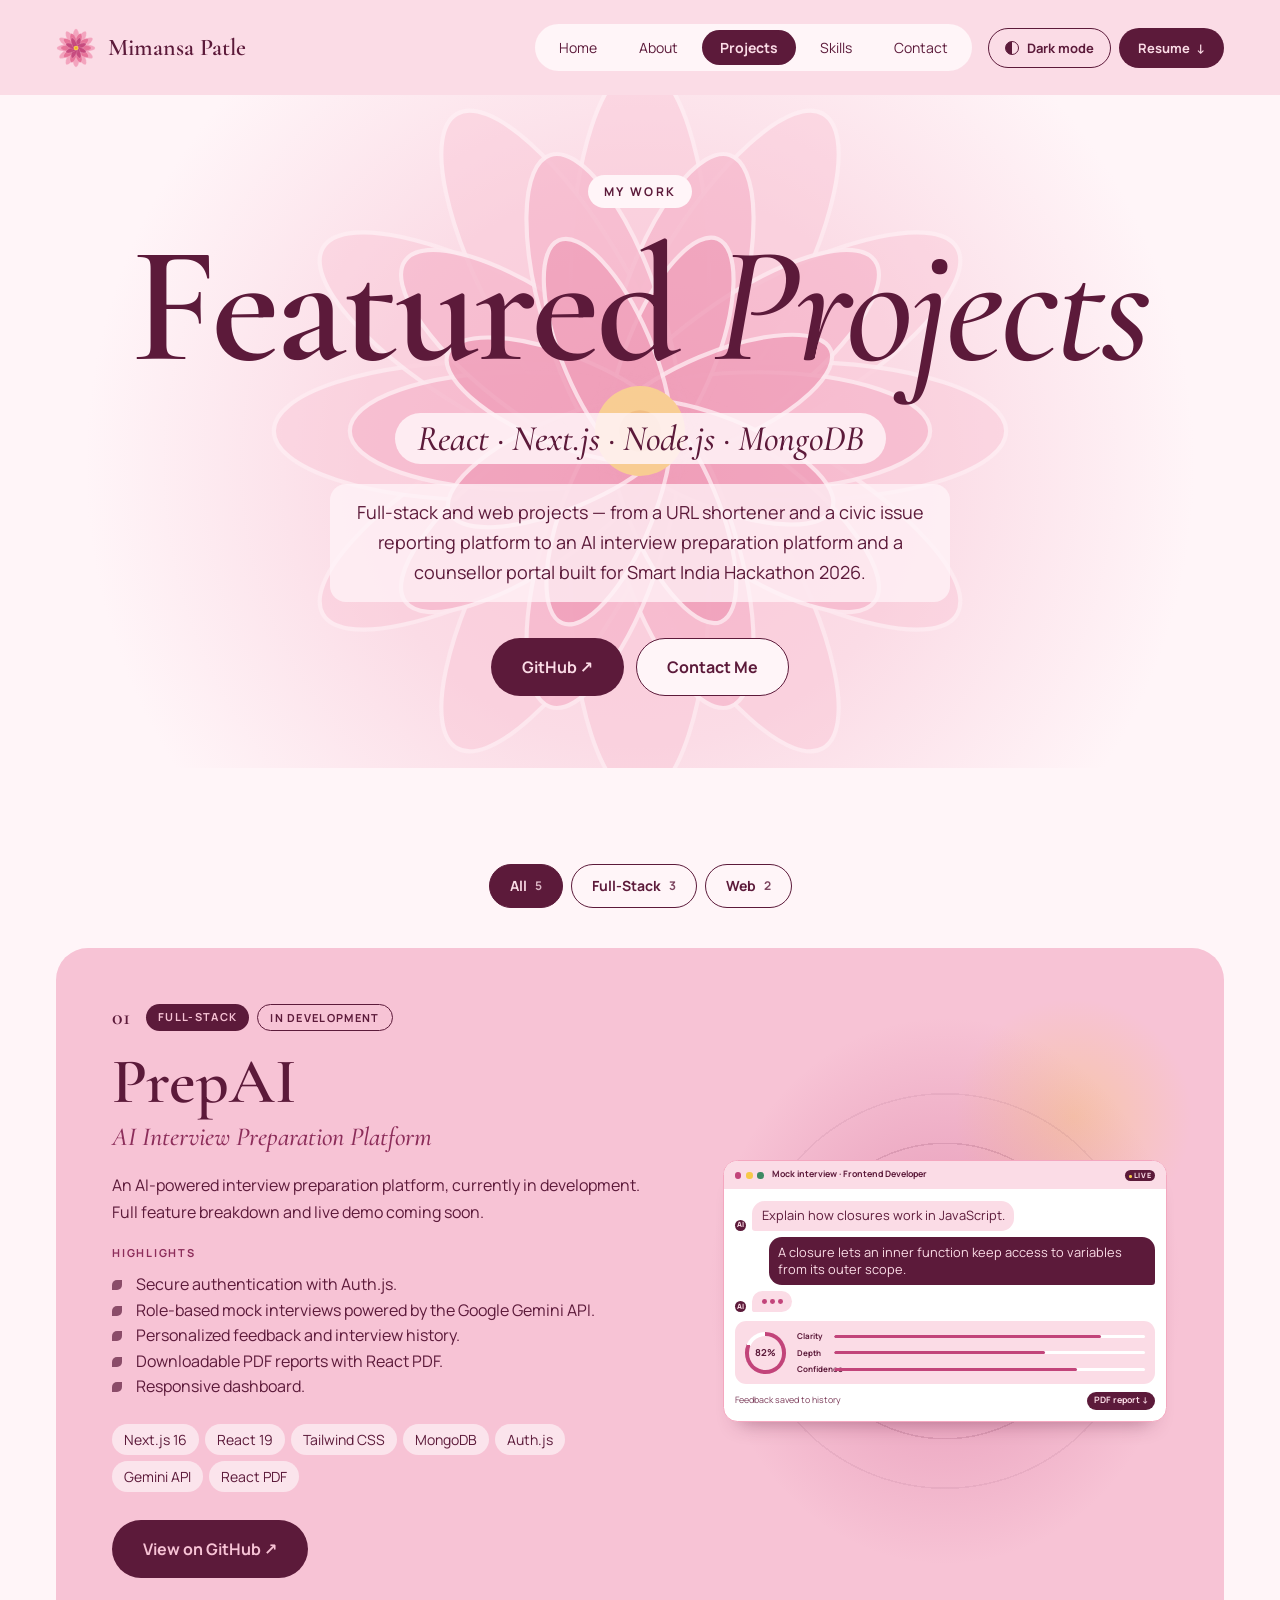
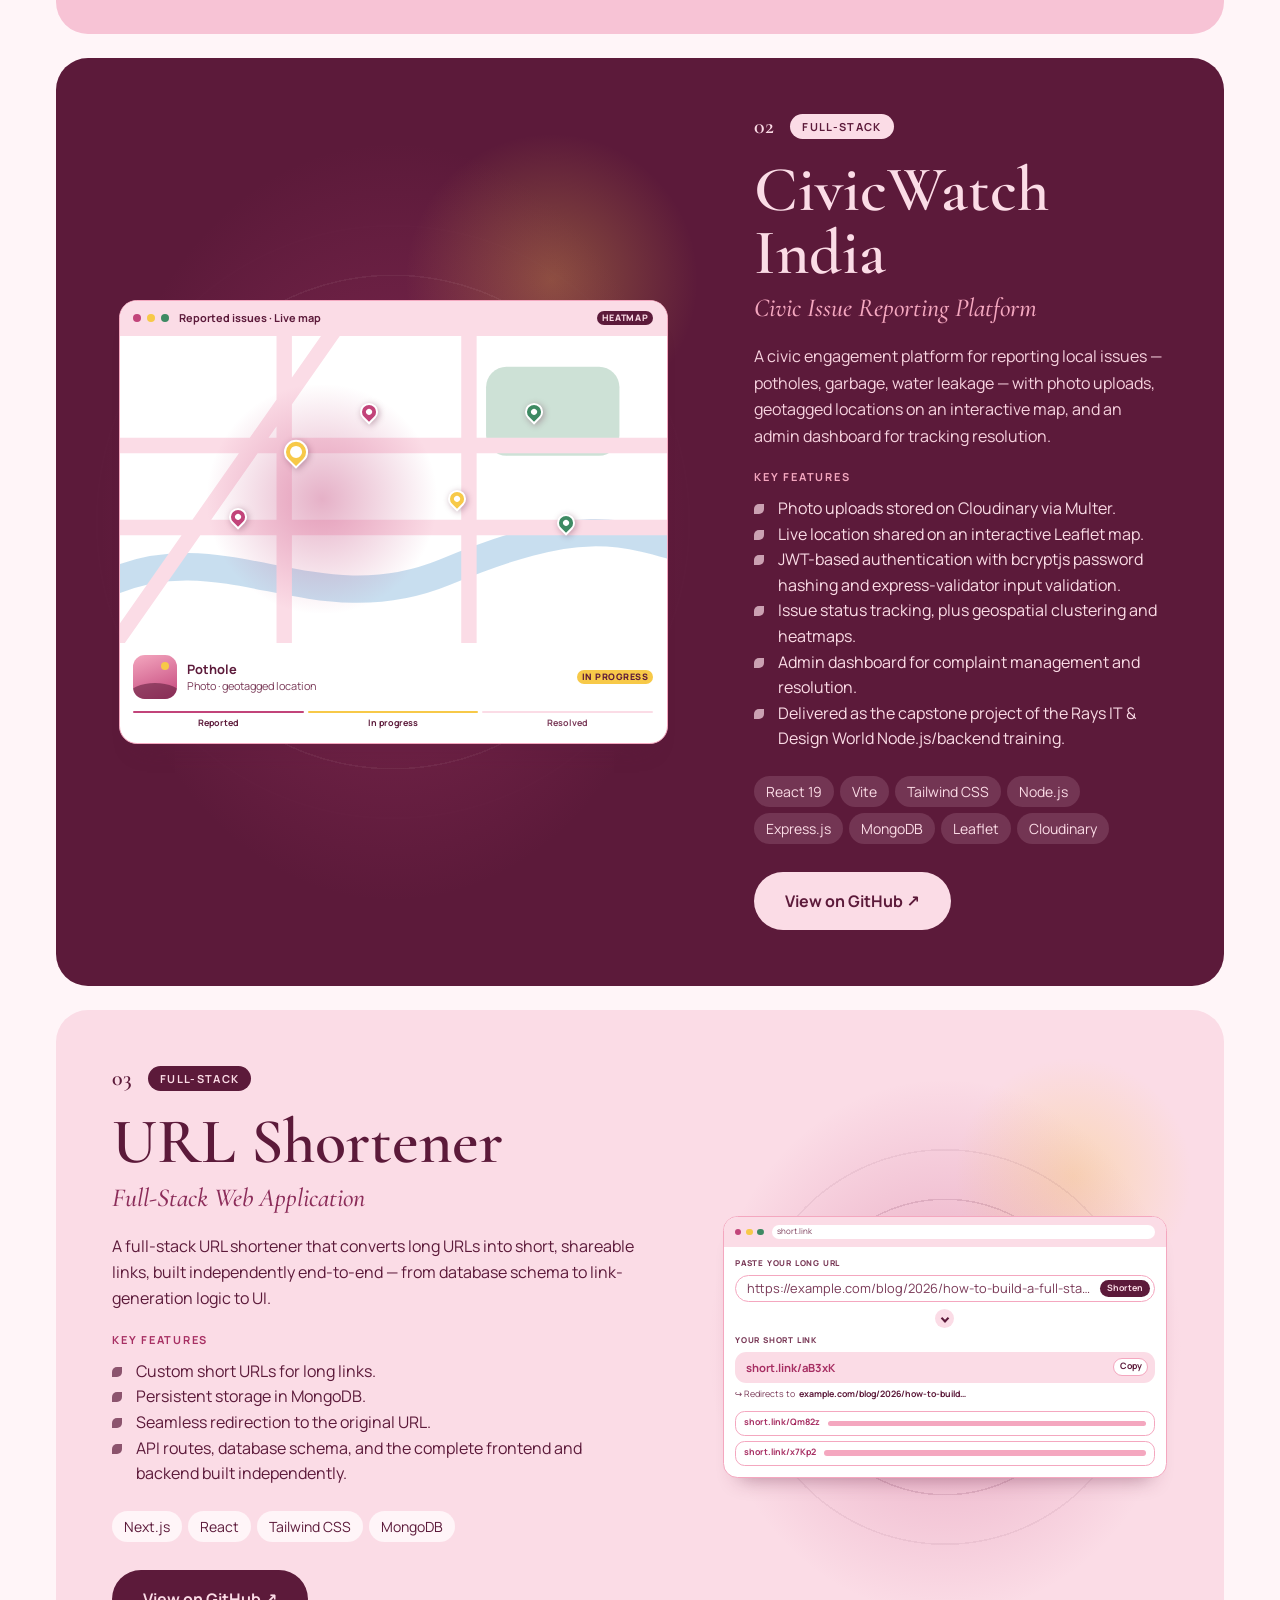
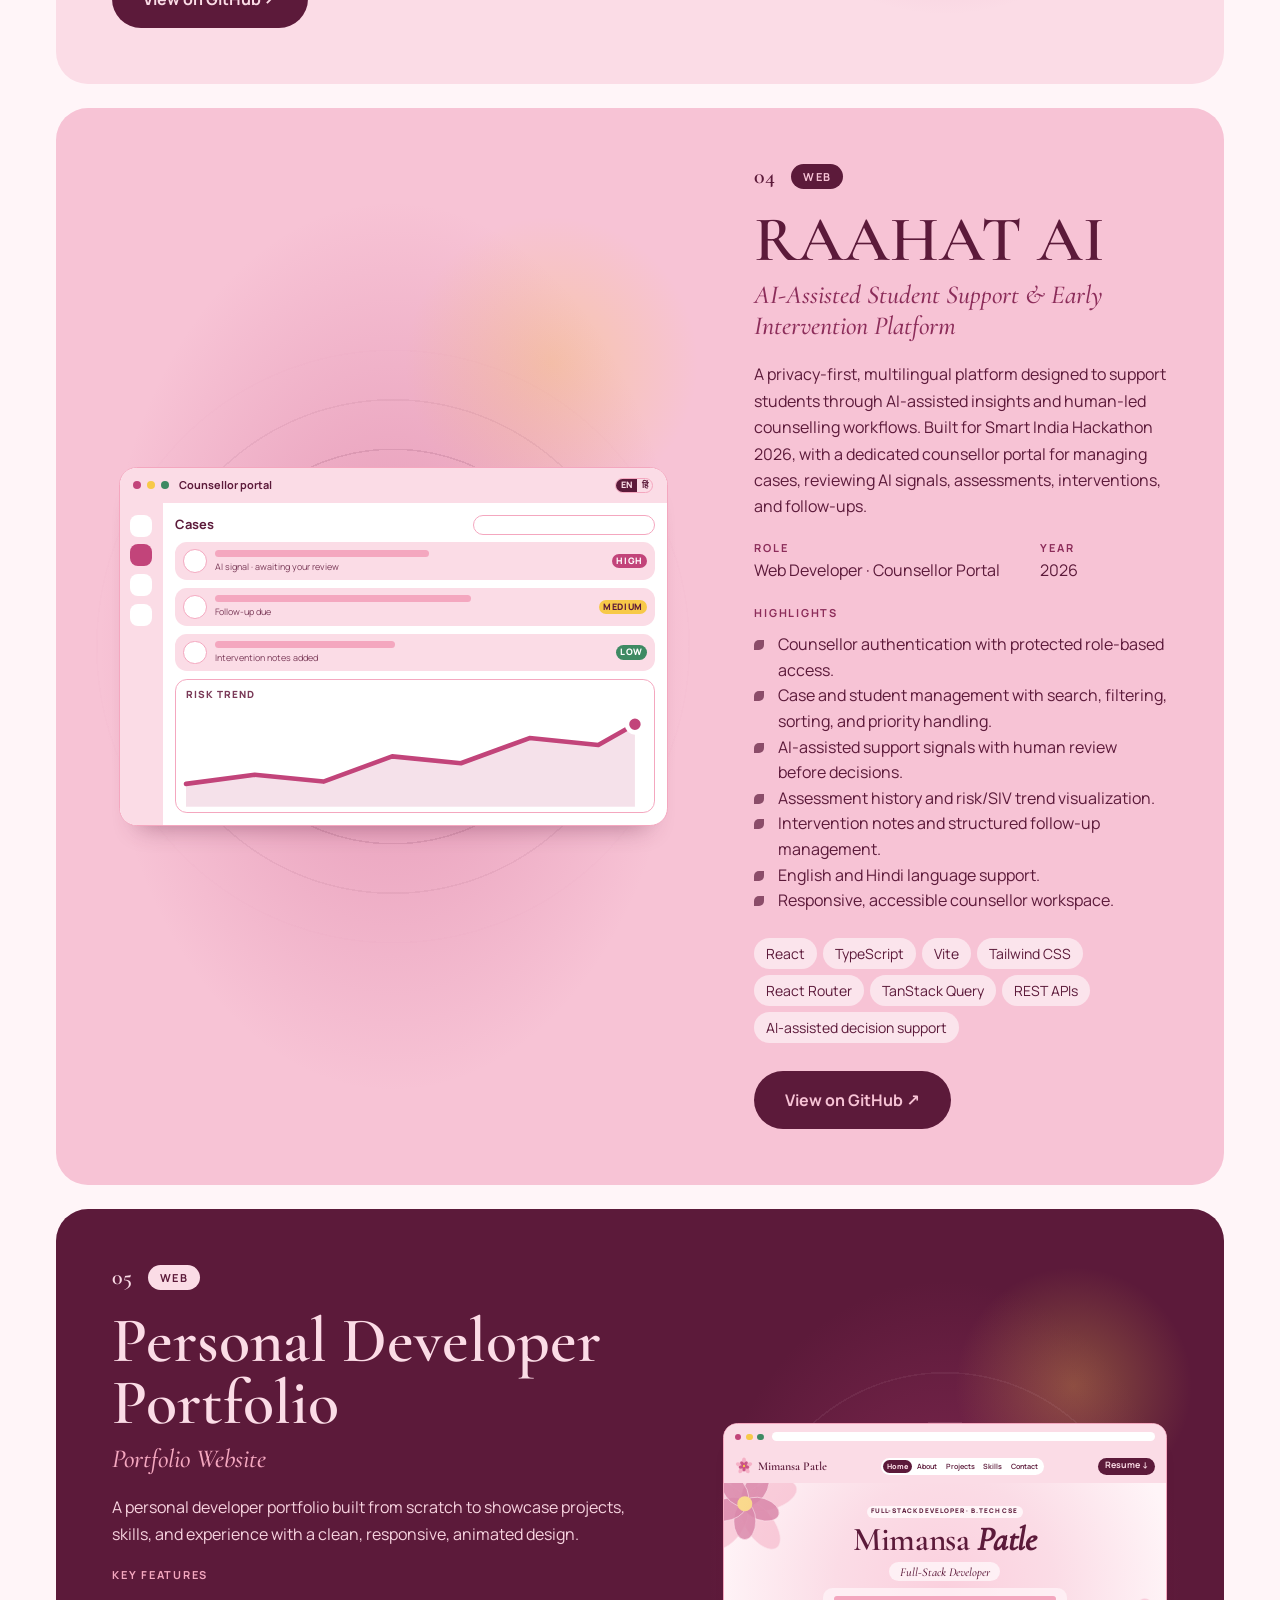
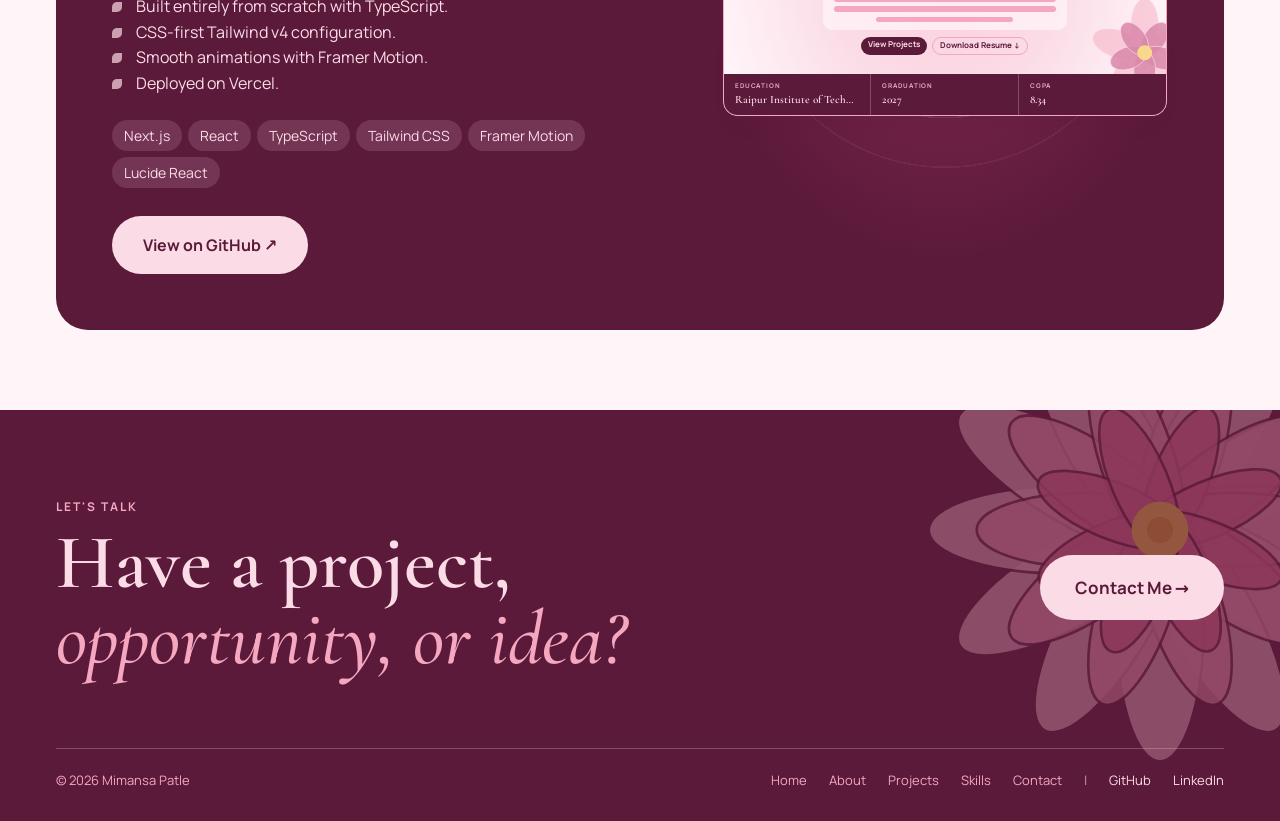
<file: projects.html>
<!DOCTYPE html>
<html lang="en">
<head>
  <meta charset="UTF-8">
  <meta name="viewport" content="width=device-width, initial-scale=1.0">
  <title>Projects &mdash; Mimansa Patle</title>
  <meta name="description" content="Projects by Mimansa Patle: URL Shortener, CivicWatch India, PrepAI, and a personal developer portfolio.">
  <link rel="icon" href="data:image/svg+xml,%3Csvg xmlns='http://www.w3.org/2000/svg' viewBox='0 0 200 200'%3E%3Cg transform='translate(100 100)'%3E%3Cellipse cy='-28' rx='14' ry='38' fill='%23f29bb8' transform='rotate(0)'/%3E%3Cellipse cy='-28' rx='14' ry='38' fill='%23f29bb8' transform='rotate(72)'/%3E%3Cellipse cy='-28' rx='14' ry='38' fill='%23f29bb8' transform='rotate(144)'/%3E%3Cellipse cy='-28' rx='14' ry='38' fill='%23f29bb8' transform='rotate(216)'/%3E%3Cellipse cy='-28' rx='14' ry='38' fill='%23f29bb8' transform='rotate(288)'/%3E%3Ccircle r='10' fill='%23f7c948'/%3E%3C/g%3E%3C/svg%3E">
  <link rel="stylesheet" href="css/style.css">
  <script src="js/theme-init.js"></script>
</head>
<body id="top">
  <a class="skip-link" href="#main">Skip to main content</a>

  <header class="site-header">
    <div class="header-inner">
      <a href="index.html" class="brand" aria-label="Mimansa Patle, home"><span class="lotus" data-speed="12" data-c1="#f29bb8" data-c2="#e56b93" data-c3="#c2447a" data-stroke="#fbdce6" aria-hidden="true"></span>Mimansa Patle</a>
      <button type="button" class="nav-toggle" id="nav-toggle" aria-expanded="false" aria-controls="site-menu">Menu</button>
      <div class="site-menu" id="site-menu">
        <nav aria-label="Primary navigation">
          <ul class="nav-links">
            <li><a href="index.html" class="nav-link">Home</a></li>
            <li><a href="about.html" class="nav-link">About</a></li>
            <li><a href="projects.html" class="nav-link active" aria-current="page">Projects</a></li>
            <li><a href="skills.html" class="nav-link">Skills</a></li>
            <li><a href="contact.html" class="nav-link">Contact</a></li>
          </ul>
        </nav>
        <div class="header-actions">
          <button type="button" class="theme-toggle" id="theme-toggle" aria-pressed="false" hidden><span class="theme-toggle__icon" aria-hidden="true"></span>Dark mode</button>
          <a class="btn btn-dark btn-sm resume-link" href="assets/resume/Mimansa-Patle-Resume.pdf" download>Resume <span aria-hidden="true">&darr;</span><span class="sr-only">(PDF download)</span></a>
        </div>
      </div>
    </div>
  </header>

  <main id="main">
    <section class="page-hero" aria-labelledby="page-heading">
      <div class="hero-lotus lotus" data-speed="40" aria-hidden="true"></div>
      <div class="hero-content">
        <span class="hero-tag">My Work</span>
        <h1 id="page-heading">Featured <span class="ital">Projects</span></h1>
        <p class="hero-role">React &middot; Next.js &middot; Node.js &middot; MongoDB</p>
        <p class="hero-intro">Full-stack and web projects &mdash; from a URL shortener and a civic issue reporting platform to an AI interview preparation platform and a counsellor portal built for Smart India Hackathon 2026.</p>
        <div class="hero-cta"><a href="https://github.com/MimansaPatle" class="btn btn-dark" target="_blank" rel="noopener noreferrer">GitHub <span aria-hidden="true">&#8599;</span><span class="sr-only">(opens in a new tab)</span></a><a href="contact.html" class="btn btn-light">Contact Me</a></div>
      </div>
    </section>

    <section class="section" aria-label="Projects">
      <div class="filters" role="group" aria-label="Filter projects by category" data-filters hidden>
        <button type="button" class="filter" data-filter="all" aria-pressed="true">All <span class="filter__count">5</span></button>
        <button type="button" class="filter" data-filter="Full-Stack" aria-pressed="false">Full-Stack <span class="filter__count">3</span></button>
        <button type="button" class="filter" data-filter="Web" aria-pressed="false">Web <span class="filter__count">2</span></button>
      </div>
      <p class="sr-only" id="filter-status" role="status"></p>
      <div class="projects">
        <article class="project project--blush" id="prepai" data-category="Full-Stack" aria-labelledby="prepai-heading">
          <div class="project__body">
            <div class="project__top"><span class="project__num" aria-hidden="true">01</span><span class="tag">Full-Stack</span><span class="tag tag--line">In Development</span></div>
            <h2 id="prepai-heading">PrepAI</h2>
            <p class="project__sub">AI Interview Preparation Platform</p>
            <p class="project__desc">An AI-powered interview preparation platform, currently in development. Full feature breakdown and live demo coming soon.</p>
            <h3>Highlights</h3>
            <ul class="bullets"><li>Secure authentication with Auth.js.</li><li>Role-based mock interviews powered by the Google Gemini API.</li><li>Personalized feedback and interview history.</li><li>Downloadable PDF reports with React PDF.</li><li>Responsive dashboard.</li></ul>
            <ul class="pills"><li class="pill">Next.js 16</li><li class="pill">React 19</li><li class="pill">Tailwind CSS</li><li class="pill">MongoDB</li><li class="pill">Auth.js</li><li class="pill">Gemini API</li><li class="pill">React PDF</li></ul>
            <div class="project__links"><a href="https://github.com/MimansaPatle/PrepAI" class="btn btn-dark" target="_blank" rel="noopener noreferrer">View on GitHub <span aria-hidden="true">&#8599;</span><span class="sr-only">(opens in a new tab)</span></a></div>
          </div>
          <div class="viz" aria-hidden="true">
            <div class="mock">
              <div class="mock__bar"><i></i><i></i><i></i><span class="mock__title">Mock interview &middot; Frontend Developer</span><span class="mock__tag mock__tag--live">Live</span></div>
              <div class="m-chat">
                <div class="m-msg"><span class="m-av">AI</span><p>Explain how closures work in JavaScript.</p></div>
                <div class="m-msg m-msg--me"><p>A closure lets an inner function keep access to variables from its outer scope.</p></div>
                <div class="m-msg"><span class="m-av">AI</span><p class="m-typing"><b></b><b></b><b></b></p></div>
              </div>
              <div class="m-score">
                <div class="m-ring"><b>82%</b></div>
                <div class="m-bars">
                  <div class="m-row"><span>Clarity</span><span class="m-track"></span></div>
                  <div class="m-row"><span>Depth</span><span class="m-track"></span></div>
                  <div class="m-row"><span>Confidence</span><span class="m-track"></span></div>
                </div>
              </div>
              <div class="m-foot"><span>Feedback saved to history</span><span class="m-btn">PDF report &darr;</span></div>
            </div>
          </div>
        </article>
        <article class="project project--berry" id="civicwatch-india" data-category="Full-Stack" aria-labelledby="civicwatch-india-heading">
          <div class="project__body">
            <div class="project__top"><span class="project__num" aria-hidden="true">02</span><span class="tag">Full-Stack</span></div>
            <h2 id="civicwatch-india-heading">CivicWatch India</h2>
            <p class="project__sub">Civic Issue Reporting Platform</p>
            <p class="project__desc">A civic engagement platform for reporting local issues &mdash; potholes, garbage, water leakage &mdash; with photo uploads, geotagged locations on an interactive map, and an admin dashboard for tracking resolution.</p>
            <h3>Key Features</h3>
            <ul class="bullets"><li>Photo uploads stored on Cloudinary via Multer.</li><li>Live location shared on an interactive Leaflet map.</li><li>JWT-based authentication with bcryptjs password hashing and express-validator input validation.</li><li>Issue status tracking, plus geospatial clustering and heatmaps.</li><li>Admin dashboard for complaint management and resolution.</li><li>Delivered as the capstone project of the Rays IT &amp; Design World Node.js/backend training.</li></ul>
            <ul class="pills"><li class="pill">React 19</li><li class="pill">Vite</li><li class="pill">Tailwind CSS</li><li class="pill">Node.js</li><li class="pill">Express.js</li><li class="pill">MongoDB</li><li class="pill">Leaflet</li><li class="pill">Cloudinary</li></ul>
            <div class="project__links"><a href="https://github.com/MimansaPatle/CivicWatch_India" class="btn btn-dark" target="_blank" rel="noopener noreferrer">View on GitHub <span aria-hidden="true">&#8599;</span><span class="sr-only">(opens in a new tab)</span></a></div>
          </div>
          <div class="viz" aria-hidden="true">
            <div class="mock">
              <div class="mock__bar"><i></i><i></i><i></i><span class="mock__title">Reported issues &middot; Live map</span><span class="mock__tag">Heatmap</span></div>
              <div class="m-map">
                <svg viewBox="0 0 320 180" preserveAspectRatio="xMidYMid slice" focusable="false"><rect class="m-park" x="214" y="18" width="78" height="52" rx="12"/><path class="m-water" d="M-10 146 C60 112 112 170 190 138 S290 112 340 128"/><path class="m-road" d="M-10 64 H340 M-10 112 H340 M96 -10 V190 M204 -10 V190 M-10 190 L130 -10"/></svg>
                <span class="m-heat"></span>
                <span class="m-pt m-pt--b"></span><span class="m-pt m-pt--c"></span><span class="m-pt m-pt--prog m-pt--a"></span><span class="m-pt m-pt--prog m-pt--d"></span><span class="m-pt m-pt--res m-pt--e"></span><span class="m-pt m-pt--res m-pt--f"></span>
              </div>
              <div class="m-report">
                <span class="m-thumb"></span>
                <div class="m-report__txt"><strong>Pothole</strong><span>Photo &middot; geotagged location</span></div>
                <span class="m-chip m-chip--md">In progress</span>
              </div>
              <div class="m-steps"><span class="on">Reported</span><span class="on">In progress</span><span>Resolved</span></div>
            </div>
          </div>
        </article>
        <article class="project" id="url-shortener" data-category="Full-Stack" aria-labelledby="url-shortener-heading">
          <div class="project__body">
            <div class="project__top"><span class="project__num" aria-hidden="true">03</span><span class="tag">Full-Stack</span></div>
            <h2 id="url-shortener-heading">URL Shortener</h2>
            <p class="project__sub">Full-Stack Web Application</p>
            <p class="project__desc">A full-stack URL shortener that converts long URLs into short, shareable links, built independently end-to-end &mdash; from database schema to link-generation logic to UI.</p>
            <h3>Key Features</h3>
            <ul class="bullets"><li>Custom short URLs for long links.</li><li>Persistent storage in MongoDB.</li><li>Seamless redirection to the original URL.</li><li>API routes, database schema, and the complete frontend and backend built independently.</li></ul>
            <ul class="pills"><li class="pill">Next.js</li><li class="pill">React</li><li class="pill">Tailwind CSS</li><li class="pill">MongoDB</li></ul>
            <div class="project__links"><a href="https://github.com/MimansaPatle/UrlShortner" class="btn btn-dark" target="_blank" rel="noopener noreferrer">View on GitHub <span aria-hidden="true">&#8599;</span><span class="sr-only">(opens in a new tab)</span></a></div>
          </div>
          <div class="viz" aria-hidden="true">
            <div class="mock">
              <div class="mock__bar"><i></i><i></i><i></i><span class="m-addr">short.link</span></div>
              <div class="m-form">
                <span class="m-label">Paste your long URL</span>
                <div class="m-field"><span>https://example.com/blog/2026/how-to-build-a-full-stack-app?ref=newsletter</span><span class="m-btn">Shorten</span></div>
                <span class="m-down"></span>
                <span class="m-label">Your short link</span>
                <div class="m-result"><strong>short.link/aB3xK</strong><span class="m-copy">Copy</span></div>
                <div class="m-dest"><span>&#8618; Redirects to</span><span>example.com/blog/2026/how-to-build&hellip;</span></div>
                <div class="m-list">
                  <div><b>short.link/Qm82z</b><span class="m-sk"></span></div>
                  <div><b>short.link/x7Kp2</b><span class="m-sk"></span></div>
                </div>
              </div>
            </div>
          </div>
        </article>
        <article class="project project--blush" id="raahat-ai" data-category="Web" aria-labelledby="raahat-ai-heading">
          <div class="project__body">
            <div class="project__top"><span class="project__num" aria-hidden="true">04</span><span class="tag">Web</span></div>
            <h2 id="raahat-ai-heading">RAAHAT AI</h2>
            <p class="project__sub">AI-Assisted Student Support &amp; Early Intervention Platform</p>
            <p class="project__desc">A privacy-first, multilingual platform designed to support students through AI-assisted insights and human-led counselling workflows. Built for Smart India Hackathon 2026, with a dedicated counsellor portal for managing cases, reviewing AI signals, assessments, interventions, and follow-ups.</p>
            <dl class="project__meta"><div><dt>Role</dt><dd>Web Developer &middot; Counsellor Portal</dd></div><div><dt>Year</dt><dd>2026</dd></div></dl>
            <h3>Highlights</h3>
            <ul class="bullets"><li>Counsellor authentication with protected role-based access.</li><li>Case and student management with search, filtering, sorting, and priority handling.</li><li>AI-assisted support signals with human review before decisions.</li><li>Assessment history and risk/SIV trend visualization.</li><li>Intervention notes and structured follow-up management.</li><li>English and Hindi language support.</li><li>Responsive, accessible counsellor workspace.</li></ul>
            <ul class="pills"><li class="pill">React</li><li class="pill">TypeScript</li><li class="pill">Vite</li><li class="pill">Tailwind CSS</li><li class="pill">React Router</li><li class="pill">TanStack Query</li><li class="pill">REST APIs</li><li class="pill">AI-assisted decision support</li></ul>
            <div class="project__links"><a href="https://github.com/MimansaPatle/RAAHAT" class="btn btn-dark" target="_blank" rel="noopener noreferrer">View on GitHub <span aria-hidden="true">&#8599;</span><span class="sr-only">(opens in a new tab)</span></a></div>
          </div>
          <div class="viz" aria-hidden="true">
            <div class="mock">
              <div class="mock__bar"><i></i><i></i><i></i><span class="mock__title">Counsellor portal</span><span class="m-lang"><b class="on">EN</b><b>&#2361;&#2367;&#2306;</b></span></div>
              <div class="m-layout">
                <div class="m-side"><i></i><i class="on"></i><i></i><i></i></div>
                <div class="m-main">
                  <div class="m-head"><strong>Cases</strong><span class="m-search"></span></div>
                  <div class="m-case"><span class="m-dot"></span><div><span class="m-sk"></span><em>AI signal &middot; awaiting your review</em></div><span class="m-chip m-chip--hi">High</span></div>
                  <div class="m-case"><span class="m-dot"></span><div><span class="m-sk"></span><em>Follow-up due</em></div><span class="m-chip m-chip--md">Medium</span></div>
                  <div class="m-case"><span class="m-dot"></span><div><span class="m-sk"></span><em>Intervention notes added</em></div><span class="m-chip m-chip--lo">Low</span></div>
                  <div class="m-trend"><span class="m-label">Risk trend</span><svg viewBox="0 0 200 44" focusable="false"><path class="m-area" d="M0 34 L30 30 L60 33 L90 22 L120 25 L150 14 L180 17 L196 8 V44 H0 Z"/><path class="m-line" d="M0 34 L30 30 L60 33 L90 22 L120 25 L150 14 L180 17 L196 8"/><circle class="m-end" cx="196" cy="8" r="3.5"/></svg></div>
                </div>
              </div>
            </div>
          </div>
        </article>
        <article class="project project--berry" id="personal-portfolio" data-category="Web" aria-labelledby="personal-portfolio-heading">
          <div class="project__body">
            <div class="project__top"><span class="project__num" aria-hidden="true">05</span><span class="tag">Web</span></div>
            <h2 id="personal-portfolio-heading">Personal Developer Portfolio</h2>
            <p class="project__sub">Portfolio Website</p>
            <p class="project__desc">A personal developer portfolio built from scratch to showcase projects, skills, and experience with a clean, responsive, animated design.</p>
            <h3>Key Features</h3>
            <ul class="bullets"><li>Built entirely from scratch with TypeScript.</li><li>CSS-first Tailwind v4 configuration.</li><li>Smooth animations with Framer Motion.</li><li>Deployed on Vercel.</li></ul>
            <ul class="pills"><li class="pill">Next.js</li><li class="pill">React</li><li class="pill">TypeScript</li><li class="pill">Tailwind CSS</li><li class="pill">Framer Motion</li><li class="pill">Lucide React</li></ul>
            <div class="project__links"><a href="https://github.com/MimansaPatle/Portfolio" class="btn btn-dark" target="_blank" rel="noopener noreferrer">View on GitHub <span aria-hidden="true">&#8599;</span><span class="sr-only">(opens in a new tab)</span></a></div>
          </div>
          <div class="viz" aria-hidden="true">
            <div class="mock">
              <div class="mock__bar"><i></i><i></i><i></i><span class="m-addr"></span></div>
              <div class="m-site">
                <div class="m-nav"><span class="m-brand"><svg class="lt" viewBox="-100 -100 200 200" focusable="false"><g class="o"><ellipse cy="-47" rx="24" ry="47"/><ellipse cy="-47" rx="24" ry="47" transform="rotate(72)"/><ellipse cy="-47" rx="24" ry="47" transform="rotate(144)"/><ellipse cy="-47" rx="24" ry="47" transform="rotate(216)"/><ellipse cy="-47" rx="24" ry="47" transform="rotate(288)"/></g><g class="i"><ellipse cy="-30" rx="19" ry="32" transform="rotate(36)"/><ellipse cy="-30" rx="19" ry="32" transform="rotate(108)"/><ellipse cy="-30" rx="19" ry="32" transform="rotate(180)"/><ellipse cy="-30" rx="19" ry="32" transform="rotate(252)"/><ellipse cy="-30" rx="19" ry="32" transform="rotate(324)"/></g><circle r="13"/></svg>Mimansa Patle</span><span class="m-menu"><b class="on">Home</b><b>About</b><b>Projects</b><b>Skills</b><b>Contact</b></span><span class="m-btn">Resume &darr;</span></div>
                <div class="m-stage">
                  <svg class="lt lt--tl" viewBox="-100 -100 200 200" focusable="false"><g class="o"><ellipse cy="-47" rx="24" ry="47"/><ellipse cy="-47" rx="24" ry="47" transform="rotate(72)"/><ellipse cy="-47" rx="24" ry="47" transform="rotate(144)"/><ellipse cy="-47" rx="24" ry="47" transform="rotate(216)"/><ellipse cy="-47" rx="24" ry="47" transform="rotate(288)"/></g><g class="i"><ellipse cy="-30" rx="19" ry="32" transform="rotate(36)"/><ellipse cy="-30" rx="19" ry="32" transform="rotate(108)"/><ellipse cy="-30" rx="19" ry="32" transform="rotate(180)"/><ellipse cy="-30" rx="19" ry="32" transform="rotate(252)"/><ellipse cy="-30" rx="19" ry="32" transform="rotate(324)"/></g><circle r="13"/></svg><svg class="lt lt--br" viewBox="-100 -100 200 200" focusable="false"><g class="o"><ellipse cy="-47" rx="24" ry="47"/><ellipse cy="-47" rx="24" ry="47" transform="rotate(72)"/><ellipse cy="-47" rx="24" ry="47" transform="rotate(144)"/><ellipse cy="-47" rx="24" ry="47" transform="rotate(216)"/><ellipse cy="-47" rx="24" ry="47" transform="rotate(288)"/></g><g class="i"><ellipse cy="-30" rx="19" ry="32" transform="rotate(36)"/><ellipse cy="-30" rx="19" ry="32" transform="rotate(108)"/><ellipse cy="-30" rx="19" ry="32" transform="rotate(180)"/><ellipse cy="-30" rx="19" ry="32" transform="rotate(252)"/><ellipse cy="-30" rx="19" ry="32" transform="rotate(324)"/></g><circle r="13"/></svg>
                  <span class="m-tag">Full-Stack Developer &middot; B.Tech CSE</span>
                  <strong class="m-name">Mimansa <em>Patle</em></strong>
                  <span class="m-role">Full-Stack Developer</span>
                  <span class="m-intro"><span class="m-sk"></span><span class="m-sk"></span><span class="m-sk"></span></span>
                  <span class="m-cta"><span class="m-btn">View Projects</span><span class="m-btn m-btn--line">Download Resume &darr;</span></span>
                </div>
                <div class="m-meta"><span><i>Education</i><b>Raipur Institute of Technology</b></span><span><i>Graduation</i><b>2027</b></span><span><i>CGPA</i><b>8.34</b></span></div>
              </div>
            </div>
          </div>
        </article>
      </div>
    </section>
  </main>

  <footer class="site-footer">
    <section class="cta" aria-labelledby="cta-heading">
      <div class="cta-lotus lotus" data-speed="50" data-stroke="#5c1a3a" aria-hidden="true"></div>
      <div class="cta-row">
        <div>
          <p class="eyebrow">Let's Talk</p>
          <h2 id="cta-heading">Have a project,<br><span class="ital">opportunity, or idea?</span></h2>
        </div>
        <a href="contact.html" class="btn btn-pink">Contact Me &rarr;</a>
      </div>
    </section>

    <div class="footer-row">
      <span>&copy; 2026 Mimansa Patle</span>
      <nav aria-label="Footer navigation">
        <a href="index.html">Home</a><a href="about.html">About</a><a href="projects.html">Projects</a><a href="skills.html">Skills</a><a href="contact.html">Contact</a>
        <span class="footer-sep" aria-hidden="true">|</span>
        <a class="social" href="https://github.com/MimansaPatle" target="_blank" rel="noopener noreferrer">GitHub<span class="sr-only"> (opens in a new tab)</span></a>
        <a class="social" href="https://www.linkedin.com/in/mimansa-patle-b489a6309" target="_blank" rel="noopener noreferrer">LinkedIn<span class="sr-only"> (opens in a new tab)</span></a>
      </nav>
    </div>
  </footer>

  <script src="js/script.js" defer></script>
</body>
</html>
</file>
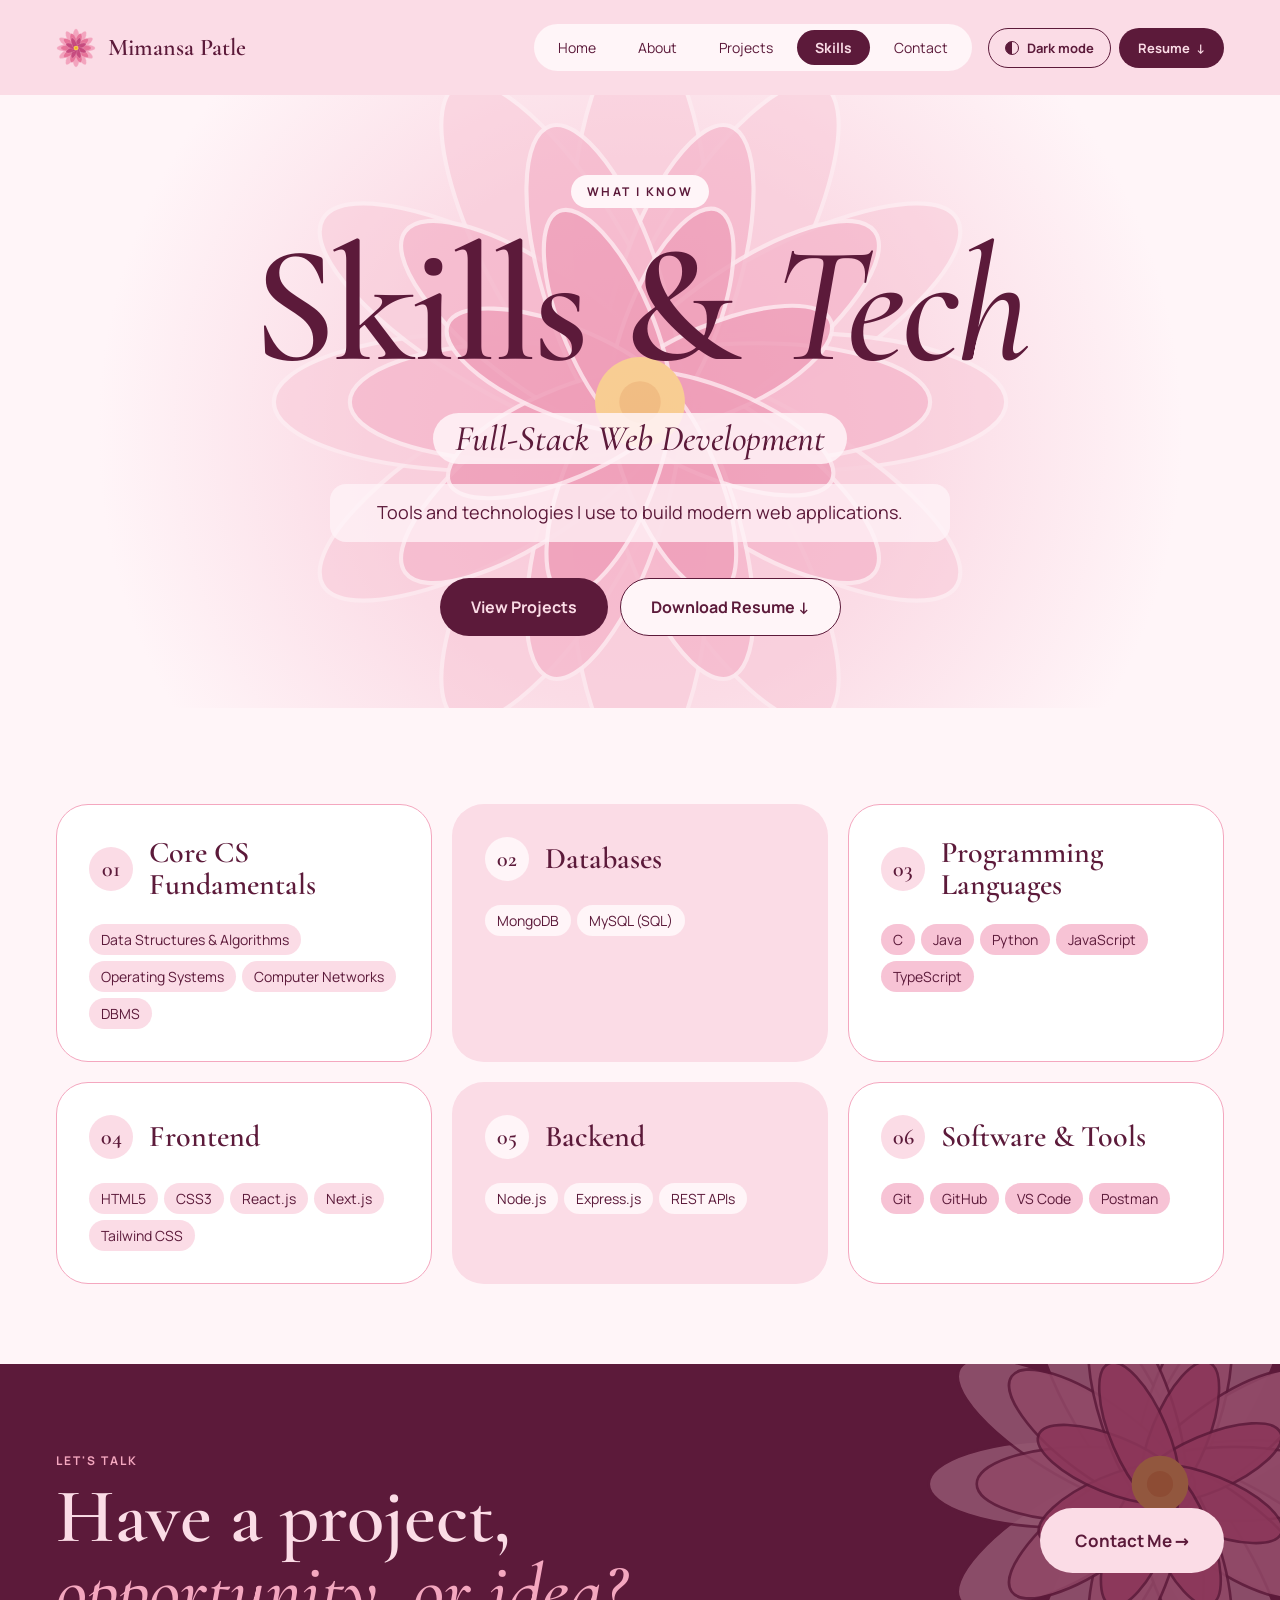
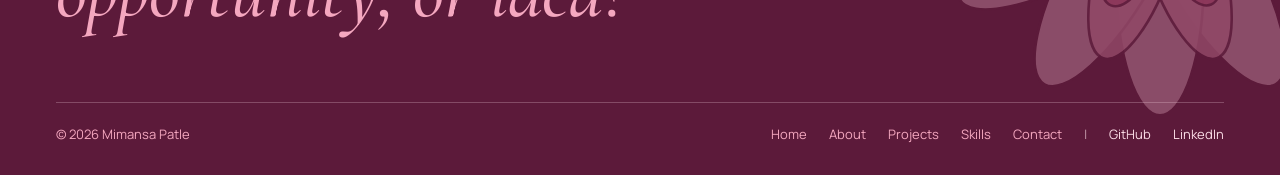
<file: skills.html>
<!DOCTYPE html>
<html lang="en">
<head>
  <meta charset="UTF-8">
  <meta name="viewport" content="width=device-width, initial-scale=1.0">
  <title>Skills &mdash; Mimansa Patle</title>
  <meta name="description" content="Skills of Mimansa Patle: core CS fundamentals, databases, languages, frontend, backend, and tools.">
  <link rel="icon" href="data:image/svg+xml,%3Csvg xmlns='http://www.w3.org/2000/svg' viewBox='0 0 200 200'%3E%3Cg transform='translate(100 100)'%3E%3Cellipse cy='-28' rx='14' ry='38' fill='%23f29bb8' transform='rotate(0)'/%3E%3Cellipse cy='-28' rx='14' ry='38' fill='%23f29bb8' transform='rotate(72)'/%3E%3Cellipse cy='-28' rx='14' ry='38' fill='%23f29bb8' transform='rotate(144)'/%3E%3Cellipse cy='-28' rx='14' ry='38' fill='%23f29bb8' transform='rotate(216)'/%3E%3Cellipse cy='-28' rx='14' ry='38' fill='%23f29bb8' transform='rotate(288)'/%3E%3Ccircle r='10' fill='%23f7c948'/%3E%3C/g%3E%3C/svg%3E">
  <link rel="stylesheet" href="css/style.css">
  <script src="js/theme-init.js"></script>
</head>
<body id="top">
  <a class="skip-link" href="#main">Skip to main content</a>

  <header class="site-header">
    <div class="header-inner">
      <a href="index.html" class="brand" aria-label="Mimansa Patle, home"><span class="lotus" data-speed="12" data-c1="#f29bb8" data-c2="#e56b93" data-c3="#c2447a" data-stroke="#fbdce6" aria-hidden="true"></span>Mimansa Patle</a>
      <button type="button" class="nav-toggle" id="nav-toggle" aria-expanded="false" aria-controls="site-menu">Menu</button>
      <div class="site-menu" id="site-menu">
        <nav aria-label="Primary navigation">
          <ul class="nav-links">
            <li><a href="index.html" class="nav-link">Home</a></li>
            <li><a href="about.html" class="nav-link">About</a></li>
            <li><a href="projects.html" class="nav-link">Projects</a></li>
            <li><a href="skills.html" class="nav-link active" aria-current="page">Skills</a></li>
            <li><a href="contact.html" class="nav-link">Contact</a></li>
          </ul>
        </nav>
        <div class="header-actions">
          <button type="button" class="theme-toggle" id="theme-toggle" aria-pressed="false" hidden><span class="theme-toggle__icon" aria-hidden="true"></span>Dark mode</button>
          <a class="btn btn-dark btn-sm resume-link" href="assets/resume/Mimansa-Patle-Resume.pdf" download>Resume <span aria-hidden="true">&darr;</span><span class="sr-only">(PDF download)</span></a>
        </div>
      </div>
    </div>
  </header>

  <main id="main">
    <section class="page-hero" aria-labelledby="page-heading">
      <div class="hero-lotus lotus" data-speed="40" aria-hidden="true"></div>
      <div class="hero-content">
        <span class="hero-tag">What I Know</span>
        <h1 id="page-heading">Skills &amp; <span class="ital">Tech</span></h1>
        <p class="hero-role">Full-Stack Web Development</p>
        <p class="hero-intro">Tools and technologies I use to build modern web applications.</p>
        <div class="hero-cta"><a href="projects.html" class="btn btn-dark">View Projects</a><a href="assets/resume/Mimansa-Patle-Resume.pdf" class="btn btn-light" download>Download Resume <span aria-hidden="true">&darr;</span><span class="sr-only">(PDF)</span></a></div>
      </div>
    </section>

    <section class="section" aria-label="Skills">
      <div class="skills-grid">
        <section class="skill-card" aria-labelledby="skill-1">
          <div class="skill-card__top"><span class="skill-card__num" aria-hidden="true">01</span><h2 id="skill-1">Core CS Fundamentals</h2></div>
          <ul class="pills"><li class="pill">Data Structures &amp; Algorithms</li><li class="pill">Operating Systems</li><li class="pill">Computer Networks</li><li class="pill">DBMS</li></ul>
        </section>
        <section class="skill-card" aria-labelledby="skill-2">
          <div class="skill-card__top"><span class="skill-card__num" aria-hidden="true">02</span><h2 id="skill-2">Databases</h2></div>
          <ul class="pills"><li class="pill">MongoDB</li><li class="pill">MySQL (SQL)</li></ul>
        </section>
        <section class="skill-card" aria-labelledby="skill-3">
          <div class="skill-card__top"><span class="skill-card__num" aria-hidden="true">03</span><h2 id="skill-3">Programming Languages</h2></div>
          <ul class="pills"><li class="pill">C</li><li class="pill">Java</li><li class="pill">Python</li><li class="pill">JavaScript</li><li class="pill">TypeScript</li></ul>
        </section>
        <section class="skill-card" aria-labelledby="skill-4">
          <div class="skill-card__top"><span class="skill-card__num" aria-hidden="true">04</span><h2 id="skill-4">Frontend</h2></div>
          <ul class="pills"><li class="pill">HTML5</li><li class="pill">CSS3</li><li class="pill">React.js</li><li class="pill">Next.js</li><li class="pill">Tailwind CSS</li></ul>
        </section>
        <section class="skill-card" aria-labelledby="skill-5">
          <div class="skill-card__top"><span class="skill-card__num" aria-hidden="true">05</span><h2 id="skill-5">Backend</h2></div>
          <ul class="pills"><li class="pill">Node.js</li><li class="pill">Express.js</li><li class="pill">REST APIs</li></ul>
        </section>
        <section class="skill-card" aria-labelledby="skill-6">
          <div class="skill-card__top"><span class="skill-card__num" aria-hidden="true">06</span><h2 id="skill-6">Software &amp; Tools</h2></div>
          <ul class="pills"><li class="pill">Git</li><li class="pill">GitHub</li><li class="pill">VS Code</li><li class="pill">Postman</li></ul>
        </section>
      </div>
    </section>
  </main>

  <footer class="site-footer">
    <section class="cta" aria-labelledby="cta-heading">
      <div class="cta-lotus lotus" data-speed="50" data-stroke="#5c1a3a" aria-hidden="true"></div>
      <div class="cta-row">
        <div>
          <p class="eyebrow">Let's Talk</p>
          <h2 id="cta-heading">Have a project,<br><span class="ital">opportunity, or idea?</span></h2>
        </div>
        <a href="contact.html" class="btn btn-pink">Contact Me &rarr;</a>
      </div>
    </section>

    <div class="footer-row">
      <span>&copy; 2026 Mimansa Patle</span>
      <nav aria-label="Footer navigation">
        <a href="index.html">Home</a><a href="about.html">About</a><a href="projects.html">Projects</a><a href="skills.html">Skills</a><a href="contact.html">Contact</a>
        <span class="footer-sep" aria-hidden="true">|</span>
        <a class="social" href="https://github.com/MimansaPatle" target="_blank" rel="noopener noreferrer">GitHub<span class="sr-only"> (opens in a new tab)</span></a>
        <a class="social" href="https://www.linkedin.com/in/mimansa-patle-b489a6309" target="_blank" rel="noopener noreferrer">LinkedIn<span class="sr-only"> (opens in a new tab)</span></a>
      </nav>
    </div>
  </footer>

  <script src="js/script.js" defer></script>
</body>
</html>
</file>
<file: css/style.css>
/* ==========================================================================
   1. FONTS (self-hosted, latin subset — Cormorant Garamond + Manrope, both SIL OFL)
   ========================================================================== */

@font-face {
  font-family: "Cormorant Garamond";
  font-style: normal;
  font-weight: 500 600;
  font-display: swap;
  src: url("../assets/fonts/cormorant-garamond-latin.woff2") format("woff2");
}

@font-face {
  font-family: "Cormorant Garamond";
  font-style: italic;
  font-weight: 500;
  font-display: swap;
  src: url("../assets/fonts/cormorant-garamond-italic-latin.woff2") format("woff2");
}

@font-face {
  font-family: "Manrope";
  font-style: normal;
  font-weight: 200 800;
  font-display: swap;
  src: url("../assets/fonts/manrope-variable-latin.woff2") format("woff2");
}

/* ==========================================================================
   2. VARIABLES
   Brand colours never change. The "theme roles" below are what switches in dark mode.
   ========================================================================== */

:root {
  --pink: #fbdce6;
  --pink-soft: #fff5f8;
  --petal: #f4a7bf;
  --rose: #c2447a;
  --berry: #5c1a3a;
  --berry-2: #8c2d5a;
  --muted: #7a3a58;
  --blush: #f7c3d5;
  --blush-ink: #5c1a3a;
  --gold: #f7c948;

  --serif: "Cormorant Garamond", Georgia, "Times New Roman", serif;
  --sans: "Manrope", system-ui, -apple-system, "Segoe UI", Roboto, Arial, sans-serif;

  /* theme roles */
  --bg: var(--pink-soft);
  --surface: var(--pink);
  --card: #fff;
  --text: var(--berry);
  --text-2: var(--berry-2);
  --text-3: var(--muted);
  --accent: #a72f63;
  --line: var(--petal);
  --blush-bg: var(--blush);
  --blush-fg: var(--blush-ink);
  --blush-accent: #8c2d5a;
  --glass: rgba(255, 245, 248, .85);
  --glass-2: rgba(255, 245, 248, .75);
  --hero-a: #fbd0de;
  --hero-b: var(--pink);
  --hero-c: var(--pink-soft);
  --btn-bg: var(--berry);
  --btn-ink: var(--pink);
  --on-bg: var(--berry);
  --on-ink: var(--pink);
  --lotus-stroke: var(--pink-soft);
  --focus: var(--berry);
  color-scheme: light;

  --pad: 1.5rem;
}

@media (min-width: 981px) {
  :root { --pad: 3.5rem; }
}

:root[data-theme="dark"] {
  --bg: #160a11;
  --surface: #2a1420;
  --card: #211019;
  --text: #fbdce6;
  --text-2: #e6b3c8;
  --text-3: #c98fa9;
  --accent: #f29bb8;
  --line: #5c1a3a;
  --blush-bg: #4a1f36;
  --blush-fg: #fbdce6;
  --blush-accent: #f29bb8;
  --glass: rgba(22, 10, 17, .8);
  --glass-2: rgba(22, 10, 17, .72);
  --hero-a: #3a1a2b;
  --hero-b: #2a1420;
  --hero-c: #160a11;
  --btn-bg: #fbdce6;
  --btn-ink: #3a0f24;
  --on-bg: #fbdce6;
  --on-ink: #3a0f24;
  --lotus-stroke: #160a11;
  --focus: var(--petal);
  color-scheme: dark;
}

/* ==========================================================================
   3. RESET / BASE
   ========================================================================== */

*, *::before, *::after { box-sizing: border-box; }

html { scroll-behavior: smooth; -webkit-text-size-adjust: 100%; }

body {
  margin: 0;
  background: var(--bg);
  color: var(--text);
  font-family: var(--sans);
  font-size: 1rem;
  line-height: normal;
  -webkit-font-smoothing: antialiased;
}

h1, h2, h3, h4, p, dl, dd, figure { margin: 0; }
ul, ol { margin: 0; padding: 0; list-style: none; }
a { color: inherit; text-decoration: none; }
a:hover { opacity: .8; }
button { font: inherit; color: inherit; background: none; border: 0; padding: 0; cursor: pointer; }
input, textarea { font: inherit; color: inherit; }
[hidden] { display: none !important; }

:focus-visible { outline: 2px solid var(--focus); outline-offset: 3px; }

/* berry and blush surfaces need their own focus colour */
.meta-strip, .petal-card--dark, .focus, .cta, .site-footer { --focus: var(--pink); }
.petal-card--blush { --focus: var(--blush-fg); }

.sr-only {
  position: absolute; width: 1px; height: 1px; margin: -0.0625rem; padding: 0;
  overflow: hidden; clip: rect(0 0 0 0); white-space: nowrap; border: 0;
}

.skip-link {
  position: absolute; left: 1rem; top: -4rem; z-index: 100;
  background: var(--berry); color: var(--pink); font-weight: 700;
  padding: .75rem 1.25rem; border-radius: 999px;
}
.skip-link:focus { top: 1rem; opacity: 1; --focus: var(--pink); }

.serif { font-family: var(--serif); }
.ital { font-style: italic; font-weight: 500; }

.eyebrow { font-size: .75rem; letter-spacing: .18em; text-transform: uppercase; color: var(--accent); font-weight: 700; margin-bottom: .625rem; }
.h2 { font-family: var(--serif); font-weight: 600; font-size: clamp(3rem, 7vw, 5.5rem); line-height: 1; }

.btn {
  display: inline-block; padding: 1.0625rem 1.875rem; border-radius: 999px; font-weight: 700;
  border: 1.5px solid transparent; transition: transform .2s ease, opacity .2s ease;
}
.btn:active { transform: translateY(1px); }
.btn-dark { background: var(--btn-bg); color: var(--btn-ink); }
.btn-light { background: var(--bg); border-color: var(--text); color: var(--text); }
.btn-pink { background: var(--pink); color: var(--berry); padding: 1.25rem 2.125rem; font-size: 1.0625rem; }
.btn-sm { padding: .5rem 1.125rem; font-size: .8125rem; }

.pill { display: inline-block; padding: .375rem .75rem; border-radius: 999px; background: var(--surface); color: var(--text); font-size: .875rem; }
.pill--blush { background: var(--blush-bg); color: var(--blush-fg); }

.link-rose { font-weight: 700; color: var(--accent); }

/* ==========================================================================
   4. LOTUS (decorative, drawn by js/script.js)
   ========================================================================== */

@keyframes lotusSpin { to { transform: rotate(360deg); } }
@keyframes lotusSpinRev { to { transform: rotate(-360deg); } }
@keyframes lotusBreath { 0%, 100% { transform: scale(1); } 50% { transform: scale(1.06); } }

.lotus svg { display: block; width: 100%; height: 100%; overflow: visible; }
.lotus .ring, .lotus .core { transform-box: fill-box; transform-origin: center; }

/* ==========================================================================
   5. HEADER / NAVIGATION
   ========================================================================== */

.site-header { position: relative; background: var(--surface); }
.header-inner { display: flex; justify-content: space-between; align-items: center; gap: 1.5rem; padding: 1.5rem var(--pad); }

.brand { display: flex; align-items: center; gap: .75rem; font-family: var(--serif); font-size: 1.5rem; font-weight: 600; }
.brand .lotus { width: 2.5rem; height: 2.5rem; flex: none; }

.site-menu { display: none; }
.nav-links { display: flex; flex-direction: column; gap: .25rem; }
.nav-link { display: block; padding: .75rem 1rem; border-radius: 999px; font-size: .9375rem; }
.nav-link.active { background: var(--on-bg); color: var(--on-ink); font-weight: 700; }

.header-actions { display: flex; flex-wrap: wrap; align-items: center; gap: .5rem; }

.nav-toggle {
  min-height: 2.75rem; padding: .5rem 1.125rem; border-radius: 999px;
  background: var(--btn-bg); color: var(--btn-ink); font-size: .875rem; font-weight: 700;
}

.theme-toggle {
  display: inline-flex; align-items: center; gap: .5rem; min-height: 2.75rem; padding: .5rem 1rem;
  border: 1.5px solid var(--text); border-radius: 999px; font-size: .8125rem; font-weight: 700;
}
.theme-toggle__icon {
  width: .875rem; height: .875rem; border-radius: 50%; border: 1.5px solid currentColor;
  background: linear-gradient(90deg, currentColor 50%, transparent 50%); transition: transform .3s ease;
}
.theme-toggle[aria-pressed="true"] .theme-toggle__icon { transform: rotate(180deg); }
.resume-link { display: inline-flex; align-items: center; gap: .375rem; min-height: 2.75rem; }

/* mobile: the menu is a floating panel under the header */
@media (max-width: 980px) {
  .site-menu.is-open {
    display: flex; flex-direction: column; gap: .75rem; position: absolute; z-index: 10;
    top: calc(100% - .5rem); left: var(--pad); right: var(--pad);
    padding: .75rem; background: var(--bg); border: 1.5px solid var(--line); border-radius: 1.5rem;
    box-shadow: 0 1.25rem 2.5rem rgba(92, 26, 58, .18);
  }
  .site-menu.is-open .header-actions { padding: .5rem .25rem .25rem; border-top: 1px solid var(--line); }
}

@media (min-width: 981px) {
  .nav-toggle { display: none; }
  .site-menu { display: flex; align-items: center; gap: 1rem; }
  .header-actions { flex-wrap: nowrap; }
  .nav-links { flex-direction: row; gap: .375rem; padding: .375rem; background: var(--bg); border-radius: 999px; font-size: .875rem; }
  .nav-link { padding: .5rem 1.125rem; font-size: .875rem; }
  .theme-toggle, .resume-link { min-height: 2.5rem; }
}

@media (min-width: 981px) and (pointer: coarse) {
  .nav-link { min-height: 2.75rem; display: flex; align-items: center; }
}

/* small laptops: five links, the theme toggle and the resume button share one row */
@media (min-width: 981px) and (max-width: 1100px) {
  :root { --pad: 2rem; }
  .header-inner { gap: 1rem; }
  .site-menu { gap: .5rem; }
  .nav-link { padding: .5rem .75rem; }
  .theme-toggle { padding: .5rem .75rem; }
}

/* ==========================================================================
   6. HERO (home) + PAGE HERO (inner pages)
   ========================================================================== */

.hero, .page-hero {
  position: relative; overflow: hidden; text-align: center;
  background: radial-gradient(circle at 50% 55%, var(--hero-a) 0, var(--hero-b) 38%, var(--hero-c) 75%);
}
.hero, .page-hero { padding: 5rem var(--pad) 4.5rem; }

.hero-lotus {
  position: absolute; left: 50%; top: 50%; width: 32.5rem; height: 32.5rem; margin: -16.25rem 0 0 -16.25rem;
  opacity: .5; pointer-events: none;
}
@media (min-width: 981px) {
  .hero .hero-lotus, .page-hero .hero-lotus { width: 47.5rem; height: 47.5rem; margin: -23.75rem 0 0 -23.75rem; }
}
.hero-content { position: relative; }

/* home hero: two half lotuses tucked into opposite corners (bottom right, top left) */
.hero .hero-lotus { left: auto; top: auto; margin: 0; width: clamp(18rem, 38vw, 36rem); height: clamp(18rem, 38vw, 36rem); opacity: .55; }
.hero .hero-lotus--br { right: 0; bottom: 0; transform: translate(32%, 32%); }
.hero .hero-lotus--tl { left: 0; top: 0; transform: translate(-32%, -32%); }
:root[data-theme="dark"] .hero .hero-lotus { --lotus-stroke: rgba(251, 220, 230, .4); }

.hero-tag {
  display: inline-block; font-size: .75rem; letter-spacing: .2em; text-transform: uppercase; font-weight: 700;
  background: var(--bg); padding: .5rem 1rem; border-radius: 999px; margin-bottom: 1.75rem;
}
.hero h1, .page-hero h1 { font-family: var(--serif); font-weight: 600; font-size: clamp(4.5rem, 13vw, 11rem); line-height: .85; letter-spacing: -.02em; }
.hero-role {
  display: inline-block; font-family: var(--serif); font-style: italic; font-weight: 500;
  font-size: clamp(1.5rem, 3vw, 2.25rem); margin: 2.25rem 0 1.25rem; background: var(--glass); padding: .25rem 1.375rem; border-radius: 999px;
}
.hero-intro, .page-lede {
  font-size: 1.125rem; line-height: 1.65; max-width: 38.75rem; margin: 0 auto 2.25rem;
  background: var(--glass-2); padding: .875rem 1.25rem; border-radius: 1rem;
}
.page-lede { margin-top: 1.75rem; margin-bottom: 0; }
.hero-cta { display: flex; gap: .75rem; justify-content: center; flex-wrap: wrap; }

/* ==========================================================================
   7. META STRIP
   ========================================================================== */

.meta-strip { display: grid; grid-template-columns: 1fr; background: var(--berry); color: var(--pink); }
.meta-strip > div { padding: 1.5rem var(--pad); border-bottom: 1px solid rgba(251, 220, 230, .25); }
.meta-strip > div:last-child { border: 0; display: flex; gap: .75rem; align-items: center; flex-wrap: wrap; }
.meta-label { margin-bottom: .5rem; font-size: .6875rem; letter-spacing: .16em; text-transform: uppercase; color: #f7d3df; }
.meta-value { font-family: var(--serif); font-size: 1.75rem; font-weight: 600; }
.meta-strip .pills { gap: .75rem; }
.meta-strip .pill { background: var(--pink); color: var(--berry); font-weight: 700; padding: .4375rem .875rem; }

@media (min-width: 981px) {
  .meta-strip { grid-template-columns: minmax(max-content, 1.6fr) minmax(max-content, 1fr) minmax(max-content, .6fr) minmax(0, 1.8fr); }
  .meta-strip > div { padding: 1.5rem 2.5rem; border-bottom: 0; border-right: 1px solid rgba(251, 220, 230, .25); }
  .meta-strip > div:first-child { padding-left: var(--pad); }
  .meta-strip .pills { width: 100%; justify-content: center; gap: .75rem 1.5rem; }
}

/* laptops: a slightly tighter pill gap so the four pills stay on one row */
@media (min-width: 981px) and (max-width: 1359px) {
  .meta-strip .pills { gap: .75rem; }
}

/* small laptops: keep the four strip cells on one row */
@media (min-width: 981px) and (max-width: 1180px) {
  .meta-strip > div { padding-inline: 1rem; }
  .meta-strip > div:first-child { padding-left: var(--pad); }
  .meta-strip .meta-value { font-size: 1.5rem; }
  .meta-strip .pills { gap: .375rem; }
  .meta-strip .pill { padding-inline: .75rem; }
}

/* ==========================================================================
   8. SECTIONS
   ========================================================================== */

.section { padding: 6rem var(--pad) 5rem; }
.section--tight { padding-top: 0; }
.section-head { display: flex; justify-content: space-between; align-items: flex-end; margin-bottom: 2.75rem; gap: 1.5rem; flex-wrap: wrap; }
.center { text-align: center; }
.section-head--center { margin-bottom: 2.75rem; }
.h2--spaced { margin-bottom: 1.5rem; }
.section-intro { max-width: 40rem; margin: 1rem auto 0; line-height: 1.6; color: var(--text-2); }

/* project petal cards */
.petal-grid { display: grid; grid-template-columns: 1fr; justify-items: center; gap: 1.5rem; }

.petal-card {
  display: flex; flex-direction: column; align-items: center;
  width: 100%; max-width: 30rem;
  border-radius: 13.75rem 13.75rem 1.75rem 1.75rem; padding: 4rem 2.25rem 2.25rem; text-align: center; background: var(--surface);
}
.petal-card .lotus { width: 6rem; height: 6rem; margin: 0 auto 1.25rem; }
.petal-card .status { font-size: .6875rem; letter-spacing: .14em; text-transform: uppercase; font-weight: 700; margin-bottom: .75rem; }
.petal-card .status span { display: inline-block; background: var(--on-bg); color: var(--on-ink); padding: .3125rem .625rem; border-radius: 999px; }
.petal-card h3 { font-family: var(--serif); font-weight: 600; font-size: 2.75rem; margin-bottom: .25rem; }
.petal-card .cat { font-size: .75rem; letter-spacing: .14em; text-transform: uppercase; color: var(--accent); font-weight: 700; margin-bottom: .875rem; }
.petal-card .desc { line-height: 1.6; margin-bottom: 1.125rem; }
.petal-card .tech { font-size: .8125rem; color: var(--text-2); margin-bottom: .875rem; }
.petal-card .explore { margin-top: auto; padding-block: .5rem; font-weight: 700; color: var(--accent); }

.petal-card--dark { background: var(--berry); color: var(--pink); }
.petal-card--dark .status span { background: var(--pink); color: var(--berry); }
.petal-card--dark .cat, .petal-card--dark .tech { color: var(--petal); }
.petal-card--dark .desc { color: #f7d3df; }
.petal-card--dark .explore { color: var(--pink); }

.petal-card--blush { background: var(--blush-bg); color: var(--blush-fg); }
.petal-card--blush .status span { background: var(--blush-fg); color: var(--blush-bg); }
.petal-card--blush .cat, .petal-card--blush .tech, .petal-card--blush .explore { color: var(--blush-accent); }
.petal-card--blush .tech { color: var(--blush-fg); }

@media (min-width: 981px) {
  .petal-grid { grid-template-columns: repeat(3, 1fr); justify-items: stretch; }
  .petal-card { max-width: none; }
}

/* featured project (home) */
.featured { margin: 0 var(--pad); background: var(--surface); border-radius: 2rem; display: grid; grid-template-columns: 1fr; overflow: hidden; }
.featured-body { padding: 2.25rem 1.5rem; }
.featured h2 { font-family: var(--serif); font-weight: 600; font-size: clamp(3rem, 6vw, 5rem); line-height: .95; }
.featured-sub { font-family: var(--serif); font-style: italic; font-weight: 500; font-size: 1.875rem; margin: .625rem 0 1.5rem; color: var(--text-2); }
.featured-desc { max-width: 34rem; margin-bottom: 1.25rem; line-height: 1.65; }
.featured .pills { max-width: 34rem; margin-bottom: 1.75rem; }
.featured .pill { background: var(--bg); }
.featured .viz { margin: 0 1.5rem 1.5rem; }

@media (min-width: 981px) {
  .featured { grid-template-columns: 1fr 1fr; align-items: center; }
  .featured .mock { width: min(88%, 32em); }
  .featured-body { padding: 3.5rem; }
  .featured .viz { margin: 2rem 2rem 2rem 0; }
}

/* project visuals (decorative, CSS only): no panel, just soft glows and fading ripples behind a mock-up */
.viz {
  position: relative; isolation: isolate; display: grid; place-items: center; overflow: hidden; min-height: 18.75rem;
  padding-block: 2.25rem; container-type: inline-size;
  background: radial-gradient(circle closest-side at 76% 22%, rgba(247, 201, 72, .3), transparent);
  background: radial-gradient(circle closest-side at 76% 22%, color-mix(in srgb, var(--gold) 30%, transparent), transparent);
}
.viz::before, .viz::after { content: ""; position: absolute; z-index: -1; pointer-events: none; }
.viz::before {
  inset: 6% 2%;
  background: radial-gradient(closest-side, rgba(194, 68, 122, .32), transparent);
  background: radial-gradient(closest-side, color-mix(in srgb, var(--rose) 36%, transparent), transparent);
}
.viz::after {
  inset: 0;
  background: repeating-radial-gradient(circle at 50% 50%, transparent 0 3rem, rgba(194, 68, 122, .3) 3rem calc(3rem + 1.5px));
  background: repeating-radial-gradient(circle at 50% 50%, transparent 0 3rem, color-mix(in srgb, currentColor 24%, transparent) 3rem calc(3rem + 1.5px));
  -webkit-mask-image: radial-gradient(circle closest-side, #000 25%, transparent 100%);
  mask-image: radial-gradient(circle closest-side, #000 25%, transparent 100%);
}

/* project mock-ups (decorative, CSS only): one small product screen per project */
.mock {
  --ok: #3e8a63;
  width: min(90%, 36em); text-align: left; font-size: .75rem; font-size: clamp(.75rem, 2.6cqw, 1rem); line-height: 1.35; color: var(--text);
  background: var(--card); border: 1.5px solid var(--line); border-radius: 1.125em; overflow: hidden;
  box-shadow: 0 1.25em 1.5em -1.25em rgba(92, 26, 58, .45);
}
:root[data-theme="dark"] .mock { box-shadow: 0 1.25em 1.5em -1.25em rgba(0, 0, 0, .7); }
.mock p { margin: 0; }
.mock__bar { display: flex; align-items: center; gap: .375em; padding: .625em .875em; background: var(--surface); }
.mock__bar i { flex: none; width: .5em; height: .5em; border-radius: 50%; background: var(--rose); }
.mock__bar i:nth-child(2) { background: var(--gold); }
.mock__bar i:nth-child(3) { background: var(--ok); }
.mock__title { flex: 1; min-width: 0; margin-left: .375em; font-size: .6875em; font-weight: 700; white-space: nowrap; overflow: hidden; text-overflow: ellipsis; }
.mock__tag { flex: none; padding: .125em .5em; border-radius: 999px; background: var(--berry); color: var(--pink); font-size: .5625em; font-weight: 800; letter-spacing: .08em; text-transform: uppercase; }
.mock__tag--live::before { content: ""; display: inline-block; width: .375em; height: .375em; margin-right: .3125em; border-radius: 50%; background: var(--gold); }

/* shared pieces */
.m-label { display: block; font-size: .625em; font-weight: 800; letter-spacing: .1em; text-transform: uppercase; color: var(--text-3); }
.m-btn { flex: none; display: inline-block; padding: .3125em .75em; border-radius: 999px; background: var(--berry); color: var(--pink); font-size: .6875em; font-weight: 700; white-space: nowrap; }
.m-btn--line { background: transparent; color: var(--text); border: 1.5px solid var(--line); }
.m-chip { flex: none; padding: .125em .5em; border-radius: 999px; font-size: .5625em; font-weight: 800; letter-spacing: .06em; text-transform: uppercase; white-space: nowrap; }
.m-chip--hi { background: var(--rose); color: #fff; }
.m-chip--md { background: var(--gold); color: var(--berry); }
.m-chip--lo { background: var(--ok); color: #fff; }
.m-sk { display: block; flex: 1; min-width: 0; height: .4375em; border-radius: 999px; background: var(--line); }
.m-addr { flex: 1; min-width: 0; min-height: 1.125em; margin-left: .375em; padding: .1875em .625em; border-radius: 999px; background: var(--card); font-size: .625em; color: var(--text-3); white-space: nowrap; overflow: hidden; text-overflow: ellipsis; }

/* PrepAI: mock interview with live feedback */
.m-chat { display: grid; gap: .5em; padding: .875em .875em .5em; }
.m-msg { display: flex; align-items: flex-end; gap: .5em; max-width: 92%; }
.m-av { flex: none; display: grid; place-items: center; width: 1.5em; height: 1.5em; border-radius: 50%; background: var(--berry); color: var(--pink); font-size: .5625em; font-weight: 800; }
.m-msg p { padding: .5em .75em; border-radius: 1em 1em 1em .25em; background: var(--surface); }
.m-msg--me { justify-self: end; }
.m-msg--me p { border-radius: 1em 1em .25em 1em; background: var(--berry); color: var(--pink); }
.m-msg p.m-typing { display: flex; gap: .25em; padding: .625em .75em; }
.m-typing b { width: .375em; height: .375em; border-radius: 50%; background: var(--rose); animation: mockDot 1.2s ease-in-out infinite; }
.m-typing b:nth-child(2) { animation-delay: .15s; }
.m-typing b:nth-child(3) { animation-delay: .3s; }
@keyframes mockDot { 0%, 80%, 100% { opacity: .35; transform: translateY(0); } 40% { opacity: 1; transform: translateY(-.1875em); } }
.m-score { display: grid; grid-template-columns: auto minmax(0, 1fr); gap: .875em; align-items: center; margin: .25em .875em 0; padding: .75em; border-radius: .875em; background: var(--surface); }
.m-ring { position: relative; display: grid; place-items: center; width: 3.25em; height: 3.25em; border-radius: 50%; background: conic-gradient(var(--rose) 0 82%, var(--card) 0); }
.m-ring::before { content: ""; position: absolute; inset: .3125em; border-radius: 50%; background: var(--surface); }
.m-ring b { position: relative; font-size: .75em; }
.m-bars { display: grid; gap: .4375em; }
.m-row { display: grid; grid-template-columns: 4em minmax(0, 1fr); gap: .5em; align-items: center; font-size: .625em; font-weight: 700; }
.m-row:nth-child(1) { --w: 86%; }
.m-row:nth-child(2) { --w: 68%; }
.m-row:nth-child(3) { --w: 78%; }
.m-track { position: relative; height: .375em; border-radius: 999px; background: var(--card); overflow: hidden; }
.m-track::after { content: ""; position: absolute; inset: 0 auto 0 0; width: var(--w); border-radius: inherit; background: var(--rose); }
.m-foot { display: flex; align-items: center; justify-content: space-between; gap: .5em; padding: .625em .875em .875em; color: var(--text-3); }
.m-foot > span:first-child { min-width: 0; font-size: .6875em; white-space: nowrap; overflow: hidden; text-overflow: ellipsis; }

/* CivicWatch India: geotagged map, one report, status tracker */
.m-map { position: relative; aspect-ratio: 16 / 9; background: var(--card); overflow: hidden; }
.m-map svg { position: absolute; inset: 0; width: 100%; height: 100%; }
.m-road { fill: none; stroke: var(--surface); stroke-width: 9; stroke-linecap: round; }
.m-water { fill: none; stroke: rgba(110, 168, 214, .38); stroke-width: 16; stroke-linecap: round; }
.m-park { fill: rgba(62, 138, 99, .26); }
.m-heat { position: absolute; left: 14%; top: 16%; width: 46%; height: 74%; background: radial-gradient(circle, rgba(194, 68, 122, .42) 0, rgba(194, 68, 122, 0) 68%); }
.m-pt { position: absolute; width: 1.125em; height: 1.125em; border-radius: 50% 50% 50% 0; transform: rotate(-45deg); background: var(--rose); border: 2px solid var(--card); box-shadow: 0 .125em .375em rgba(92, 26, 58, .35); }
.m-pt::after { content: ""; position: absolute; inset: .25em; border-radius: 50%; background: var(--card); }
.m-pt--prog { background: var(--gold); }
.m-pt--res { background: var(--ok); }
.m-pt--a { left: 30%; top: 34%; width: 1.5em; height: 1.5em; }
.m-pt--b { left: 20%; top: 56%; }
.m-pt--c { left: 44%; top: 22%; }
.m-pt--d { left: 60%; top: 50%; }
.m-pt--e { left: 80%; top: 58%; }
.m-pt--f { left: 74%; top: 22%; }
.m-report { display: flex; align-items: center; gap: .625em; padding: .75em .875em .25em; }
.m-thumb { position: relative; flex: none; width: 2.75em; height: 2.75em; border-radius: .75em; overflow: hidden; background: linear-gradient(160deg, var(--petal), var(--rose)); }
.m-thumb::before { content: ""; position: absolute; right: .5em; top: .4375em; width: .5em; height: .5em; border-radius: 50%; background: var(--gold); }
.m-thumb::after { content: ""; position: absolute; left: -.25em; right: -.25em; bottom: -.5em; height: 1.5em; border-radius: 60% 60% 0 0; background: rgba(92, 26, 58, .55); }
.m-report__txt { flex: 1; min-width: 0; display: grid; }
.m-report__txt strong { font-size: .8125em; white-space: nowrap; overflow: hidden; text-overflow: ellipsis; }
.m-report__txt span { font-size: .6875em; color: var(--text-3); white-space: nowrap; overflow: hidden; text-overflow: ellipsis; }
.m-steps { display: grid; grid-template-columns: repeat(3, 1fr); gap: .25em; padding: .5em .875em .875em; }
.m-steps span { position: relative; padding-top: .6875em; font-size: .5625em; font-weight: 700; color: var(--text-3); text-align: center; }
.m-steps span::before { content: ""; position: absolute; inset: 0 0 auto; height: .25em; border-radius: 999px; background: var(--surface); }
.m-steps .on { color: var(--text); }
.m-steps .on::before { background: var(--rose); }
.m-steps .on ~ .on::before { background: var(--gold); }

/* URL Shortener: paste, shorten, copy, recent links */
.m-form { display: grid; gap: .5em; padding: .875em; }
.m-field { display: flex; align-items: center; gap: .5em; min-width: 0; padding: .3125em .3125em .3125em .875em; border: 1.5px solid var(--line); border-radius: 999px; }
.m-field > span:first-child { flex: 1; min-width: 0; color: var(--text-3); white-space: nowrap; overflow: hidden; text-overflow: ellipsis; }
.m-down { position: relative; justify-self: center; width: 1.5em; height: 1.5em; border-radius: 50%; background: var(--surface); }
.m-down::after { content: ""; position: absolute; left: 50%; top: 50%; width: .4375em; height: .4375em; border-right: 2px solid var(--text); border-bottom: 2px solid var(--text); transform: translate(-50%, -65%) rotate(45deg); }
.m-result { display: flex; align-items: center; gap: .5em; padding: .5em .5em .5em .875em; border-radius: .875em; background: var(--surface); }
.m-result strong { flex: 1; min-width: 0; font-size: .875em; color: var(--accent); white-space: nowrap; overflow: hidden; text-overflow: ellipsis; }
.m-copy { flex: none; padding: .25em .625em; border-radius: 999px; border: 1.5px solid var(--line); background: var(--card); font-size: .6875em; font-weight: 700; }
.m-dest { display: flex; align-items: center; gap: .375em; min-width: 0; font-size: .6875em; color: var(--text-3); }
.m-dest span:last-child { min-width: 0; color: var(--text); font-weight: 700; white-space: nowrap; overflow: hidden; text-overflow: ellipsis; }
.m-list { display: grid; gap: .375em; margin-top: .25em; }
.m-list div { display: flex; align-items: center; gap: .625em; padding: .4375em .625em; border: 1.5px solid var(--line); border-radius: .75em; }
.m-list b { flex: none; font-size: .6875em; color: var(--accent); }

/* RAAHAT AI: counsellor portal with cases, AI signals and a risk trend */
.m-lang { flex: none; display: inline-flex; overflow: hidden; border: 1.5px solid var(--line); border-radius: 999px; }
.m-lang b { padding: .0625em .5em; font-size: .5625em; font-weight: 800; }
.m-lang b.on { background: var(--berry); color: var(--pink); }
.m-layout { display: grid; grid-template-columns: 2.75em minmax(0, 1fr); }
.m-side { display: grid; align-content: start; justify-items: center; gap: .5em; padding: .75em 0; background: var(--surface); }
.m-side i { width: 1.375em; height: 1.375em; border-radius: .5em; background: var(--card); }
.m-side i.on { background: var(--rose); }
.m-main { display: grid; align-content: start; gap: .5em; min-width: 0; padding: .75em; }
.m-head { display: flex; align-items: center; justify-content: space-between; gap: .5em; }
.m-head strong { font-size: .8125em; }
.m-search { width: 38%; height: 1.25em; border: 1.5px solid var(--line); border-radius: 999px; }
.m-case { display: grid; grid-template-columns: auto minmax(0, 1fr) auto; gap: .5em; align-items: center; padding: .4375em .5em; border-radius: .75em; background: var(--surface); }
.m-dot { width: 1.5em; height: 1.5em; border-radius: 50%; background: var(--card); border: 1.5px solid var(--line); }
.m-case > div { display: grid; gap: .25em; min-width: 0; }
.m-case .m-sk { flex: none; width: 55%; }
.m-case:nth-child(3) .m-sk { width: 68%; }
.m-case:nth-child(4) .m-sk { width: 46%; }
.m-case em { font-style: normal; font-size: .5625em; color: var(--text-3); white-space: nowrap; overflow: hidden; text-overflow: ellipsis; }
.m-trend { display: grid; gap: .25em; padding: .5em .625em .375em; border: 1.5px solid var(--line); border-radius: .75em; }
.m-trend svg { display: block; width: 100%; height: auto; overflow: visible; }
.m-area { fill: rgba(194, 68, 122, .16); }
.m-line { fill: none; stroke: var(--rose); stroke-width: 2; stroke-linecap: round; stroke-linejoin: round; }
.m-end { fill: var(--rose); stroke: var(--card); stroke-width: 2; }

/* Personal Portfolio: a miniature of this site's home page */
.lt { display: block; overflow: visible; }
.lt ellipse { stroke: rgba(251, 220, 230, .65); stroke-width: 1.5; }
.lt .o ellipse { fill: var(--petal); fill-opacity: .8; }
.lt .i ellipse { fill: var(--rose); fill-opacity: .85; }
.lt circle { fill: var(--gold); }
.m-site { display: grid; }
.m-nav { display: flex; align-items: center; justify-content: space-between; gap: .5em; padding: .625em .875em; background: var(--surface); }
.m-brand { display: inline-flex; align-items: center; gap: .4em; min-width: 0; font-family: var(--serif); font-size: .9375em; font-weight: 700; white-space: nowrap; }
.m-brand .lt { flex: none; width: 1.5em; height: 1.5em; }
.m-menu { display: inline-flex; gap: .125em; padding: .1875em; border-radius: 999px; background: var(--card); }
.m-menu b { padding: .1875em .5em; border-radius: 999px; font-size: .5625em; font-weight: 600; }
.m-menu b.on { background: var(--berry); color: var(--pink); font-weight: 800; }
@container (max-width: 26rem) { .m-menu { display: none; } }
.m-stage { position: relative; overflow: hidden; display: grid; justify-items: center; gap: .5em; padding: 1.75em .875em 1.5em; text-align: center; background: radial-gradient(circle at 50% 55%, var(--hero-a) 0, var(--hero-b) 45%, var(--hero-c) 95%); }
.m-stage > :not(.lt) { position: relative; }
.m-stage .lt { position: absolute; width: 9em; height: 9em; opacity: .6; }
.m-stage .lt--tl { left: 0; top: 0; transform: translate(-32%, -32%); }
.m-stage .lt--br { right: 0; bottom: 0; transform: translate(32%, 32%); }
.m-tag { display: inline-block; padding: .25em .75em; border-radius: 999px; background: var(--bg); font-size: .5em; font-weight: 800; letter-spacing: .14em; text-transform: uppercase; }
.m-name { font-family: var(--serif); font-size: 2.6em; font-weight: 600; line-height: .95; letter-spacing: -.01em; }
.m-name em { font-style: italic; }
.m-role { padding: .125em .875em; border-radius: 999px; background: var(--glass); font-family: var(--serif); font-size: .9375em; font-style: italic; font-weight: 500; }
.m-intro { display: grid; gap: .375em; width: min(100%, 19em); padding: .625em .875em; border-radius: .75em; background: var(--glass-2); }
.m-intro .m-sk:last-child { width: 62%; justify-self: center; }
.m-cta { display: flex; flex-wrap: wrap; justify-content: center; gap: .375em; }
.m-cta .m-btn { padding: .3125em .875em; font-size: .625em; }
.m-meta { display: grid; grid-template-columns: repeat(3, minmax(0, 1fr)); background: var(--berry); color: var(--pink); }
.m-meta > span { display: grid; gap: .125em; min-width: 0; padding: .625em .875em; border-right: 1px solid rgba(251, 220, 230, .25); }
.m-meta > span:last-child { border-right: 0; }
.m-meta i { font-style: normal; font-size: .5em; font-weight: 700; letter-spacing: .14em; text-transform: uppercase; color: var(--petal); }
.m-meta b { font-family: var(--serif); font-size: .875em; font-weight: 600; white-space: nowrap; overflow: hidden; text-overflow: ellipsis; }

/* capabilities */
.cap-grid { display: grid; grid-template-columns: 1fr; gap: 1.25rem; }
.cap-card { border: 1.5px solid var(--line); border-radius: 1.75rem; padding: 2rem; background: var(--card); }
.cap-num {
  width: 2.75rem; height: 2.75rem; border-radius: 50%; background: var(--surface); display: grid; place-items: center;
  font-family: var(--serif); font-size: 1.375rem; font-weight: 600; margin-bottom: 1.25rem;
}
.cap-card h3 { font-family: var(--serif); font-size: 1.75rem; font-weight: 600; margin-bottom: .5rem; }
.cap-card p { line-height: 1.55; color: var(--text-3); }

@media (min-width: 601px) {
  .cap-grid { grid-template-columns: 1fr 1fr; }
}

@media (min-width: 981px) {
  .cap-grid { grid-template-columns: repeat(4, 1fr); }
}

/* toolbox + focus + about card (home) */
.split { padding: 0 var(--pad) 5rem; display: grid; grid-template-columns: 1fr; gap: 1.25rem; }
.toolbox { background: var(--card); border: 1.5px solid var(--line); border-radius: 2rem; padding: 2rem 1.5rem; }
.toolbox h2 { font-family: var(--serif); font-weight: 600; font-size: 3rem; margin-bottom: 1.5rem; }
.tool-grid { display: grid; grid-template-columns: 1fr; gap: 1.5rem; }
.tool-label { font-size: .75rem; letter-spacing: .14em; text-transform: uppercase; font-weight: 700; color: var(--accent); margin-bottom: .625rem; }
.tool-label--blush { color: var(--blush-accent); }
.pills { display: flex; flex-wrap: wrap; gap: .375rem; }
.toolbox .link-rose { display: inline-block; margin-top: 1.5rem; padding-block: .5rem; }

.stack { display: grid; grid-template-rows: auto 1fr; gap: 1.25rem; }
.focus { background: var(--berry); color: var(--pink); border-radius: 2rem; padding: 2.5rem; }
.focus .eyebrow { color: var(--petal); }
.focus p:not(.eyebrow) { font-family: var(--serif); font-size: 2rem; line-height: 1.15; font-weight: 500; }
.about-card { background: var(--surface); border-radius: 2rem; padding: 2.25rem; }
.about-card h3 { font-family: var(--serif); font-size: 1.75rem; font-weight: 600; margin-bottom: 1rem; line-height: 1.1; }
.stats { display: flex; flex-wrap: wrap; gap: 1.25rem 1.75rem; margin-bottom: 1rem; }
.stats dt { font-family: var(--serif); font-size: 2.25rem; font-weight: 600; line-height: 1; }
.stats dd { font-size: .75rem; margin-top: .25rem; }
.about-card .link-rose { display: inline-block; padding-block: .5rem; }

@media (min-width: 601px) {
  .tool-grid { grid-template-columns: 1fr 1fr; }
  .toolbox { padding: 2.75rem; }
}

@media (min-width: 981px) {
  .split { grid-template-columns: 1.2fr 1fr; }
}

/* ==========================================================================
   9. ABOUT PAGE
   ========================================================================== */

.about-intro { display: grid; grid-template-columns: 1fr; gap: 2.5rem; align-items: center; }
.portrait {
  position: relative; overflow: hidden; max-width: 24rem; width: 100%; margin-inline: auto;
  background: var(--surface); border-radius: 13.75rem 13.75rem 1.75rem 1.75rem; padding: 2.5rem 2rem 0; text-align: center;
}
.portrait img { display: block; width: 100%; height: auto; margin-top: 1rem; }
.about-copy p { font-size: 1.125rem; line-height: 1.7; }
.about-copy p + p { margin-top: 1.25rem; }
.facts { display: grid; grid-template-columns: 1fr; gap: .875rem; margin-top: 2rem; padding-top: 1.75rem; border-top: 1.5px solid var(--line); }
.facts dt { font-size: .6875rem; letter-spacing: .16em; text-transform: uppercase; font-weight: 700; color: var(--accent); margin-bottom: .25rem; }
.facts dd { line-height: 1.4; }
.facts a { display: inline-block; padding-block: .25rem; overflow-wrap: anywhere; }
.facts a:hover { text-decoration: underline; text-underline-offset: .25rem; opacity: 1; }

.stat-grid { display: grid; grid-template-columns: repeat(2, minmax(0, 1fr)); gap: 1rem; }
.stat-card { border: 1.5px solid var(--line); border-radius: 1.75rem; padding: 1.5rem .75rem; background: var(--card); text-align: center; }
.stat-card b { display: block; font-family: var(--serif); font-size: clamp(2.5rem, 5vw, 3.75rem); font-weight: 600; line-height: 1; }
.stat-card span { display: block; margin-top: .5rem; font-size: .6875rem; letter-spacing: .08em; text-transform: uppercase; font-weight: 700; color: var(--text-3); overflow-wrap: anywhere; }

/* education: a berry panel for the college, three stat tiles beside it */
.edu { display: grid; grid-template-columns: 1fr; gap: 1.25rem; }
.edu-main { background: var(--berry); color: var(--pink); border-radius: 2rem; padding: 2.25rem 1.75rem; --focus: var(--pink); }
.edu-degree { font-size: .75rem; letter-spacing: .18em; text-transform: uppercase; font-weight: 700; color: var(--petal); margin-bottom: 1rem; }
.edu-main h3 { font-family: var(--serif); font-weight: 600; font-size: clamp(2.25rem, 4vw, 3.5rem); line-height: 1; }
.edu-main .sub { margin-top: 1rem; line-height: 1.6; color: #f7d3df; max-width: 32rem; }
.edu-stats { display: grid; grid-template-columns: 1fr; gap: 1rem; }
.edu-stats > div { display: flex; flex-direction: column; justify-content: center; border: 1.5px solid var(--line); border-radius: 1.75rem; padding: 1.25rem 1.75rem; background: var(--card); }
.edu-stats dt { font-size: .6875rem; letter-spacing: .16em; text-transform: uppercase; font-weight: 700; color: var(--accent); margin-bottom: .375rem; }
.edu-stats dd { font-family: var(--serif); font-size: 2.25rem; font-weight: 600; line-height: 1; }

/* journey: a timeline — date on the left, a rail with a dot, then the card (training = blush, internship = pink) */
.journey { display: grid; gap: 1.5rem; }
.step { position: relative; padding-left: 2rem; }
.step__rail { position: absolute; left: 0; top: 0; bottom: -1.5rem; width: 1.125rem; }
.step__rail::before { content: ""; position: absolute; left: 50%; top: 0; bottom: 0; width: 2px; margin-left: -1px; background: var(--line); }
.step:last-child .step__rail::before { bottom: auto; height: 2.5rem; }
.step__dot { position: absolute; left: 0; top: 1.75rem; width: 1.125rem; height: 1.125rem; border-radius: 50%; background: var(--rose); box-shadow: 0 0 0 .3125rem var(--bg); }
.step__when { margin-bottom: .75rem; }
.step__date { font-family: var(--serif); font-size: 1.625rem; font-weight: 600; line-height: 1.1; }
.step__kind { display: inline-block; margin-top: .5rem; padding: .25rem .75rem; border-radius: 999px; background: var(--surface); color: var(--text); font-size: .6875rem; letter-spacing: .12em; text-transform: uppercase; font-weight: 700; }
.step__card { border-radius: 1.75rem; padding: 1.75rem; background: var(--surface); }
.step__card h3 { font-family: var(--serif); font-size: 1.875rem; font-weight: 600; line-height: 1.05; }
.step__role { margin-top: .5rem; font-weight: 700; color: var(--text-2); }
.step__card .bullets { margin-top: 1.125rem; display: grid; gap: .5rem; }
.step--training .step__card { background: var(--blush-bg); color: var(--blush-fg); --focus: var(--blush-fg); }
.step--training .step__kind { background: var(--blush-bg); color: var(--blush-fg); }
.step--training .step__role { color: var(--blush-accent); }
.step--training .bullets li::before { background: var(--blush-accent); }

.bullets li { position: relative; padding-left: 1.5rem; line-height: 1.6; }
.bullets li::before { content: ""; position: absolute; left: 0; top: .5rem; width: .625rem; height: .625rem; border-radius: 50% 0 50% 0; background: var(--rose); }

.cert-grid { display: grid; grid-template-columns: 1fr; gap: 1.25rem; }
.cert { border: 1.5px solid var(--line); border-radius: 1.75rem; padding: 1.75rem; background: var(--card); }
.cert__num { width: 2.75rem; height: 2.75rem; border-radius: 50%; background: var(--surface); display: grid; place-items: center; font-family: var(--serif); font-size: 1.375rem; font-weight: 600; margin-bottom: 1.125rem; }
.cert h3 { font-family: var(--serif); font-size: 1.625rem; font-weight: 600; line-height: 1.15; margin-bottom: .625rem; }
.cert p { line-height: 1.5; color: var(--text-3); }

.also-grid { display: grid; grid-template-columns: 1fr; gap: 1.25rem; }
.also-card { background: var(--surface); border-radius: 2rem; padding: 2rem; }
.also-card .pills { margin-top: .875rem; }
.also-card .pill { background: var(--bg); }

@media (min-width: 601px) {
  .cert-grid { grid-template-columns: 1fr 1fr; }
  .also-grid { grid-template-columns: 1fr 1fr; }
  .facts { grid-template-columns: 1fr 1fr; }
  .edu-main { padding: 2.75rem 2.5rem; }
}

@media (min-width: 768px) {
  .step { display: grid; grid-template-columns: 11rem 1.125rem 1fr; column-gap: 1.75rem; padding-left: 0; }
  .step__rail { position: relative; left: auto; top: auto; bottom: auto; width: auto; }
  .step__when { order: -1; margin-bottom: 0; padding-top: 1.5rem; text-align: right; }
  .step__card { padding: 2rem 2.25rem; }
}

@media (min-width: 981px) {
  .about-intro { grid-template-columns: .8fr 1.2fr; gap: 4rem; }
  .stat-grid { grid-template-columns: repeat(4, 1fr); }
  .edu { grid-template-columns: 1.4fr 1fr; }
  .edu-main { display: flex; flex-direction: column; justify-content: center; padding: 3rem; }
  .edu-stats { grid-template-rows: repeat(3, 1fr); }
}

/* ==========================================================================
   10. PROJECTS PAGE
   ========================================================================== */

.filters { display: flex; flex-wrap: wrap; justify-content: center; gap: .5rem; margin-bottom: 2.5rem; }
.filter {
  display: inline-flex; align-items: center; gap: .5rem; min-height: 2.75rem; padding: .5rem 1.25rem;
  border: 1.5px solid var(--text); border-radius: 999px; font-size: .875rem; font-weight: 700;
  transition: background-color .2s ease, color .2s ease;
}
.filter:hover { background: var(--surface); }
.filter[aria-pressed="true"] { background: var(--btn-bg); color: var(--btn-ink); border-color: var(--btn-bg); }
.filter__count { font-size: .75rem; opacity: .8; }

.projects { display: grid; gap: 1.5rem; }
.project { display: grid; grid-template-columns: 1fr; border-radius: 2rem; overflow: hidden; background: var(--surface); }
.project--berry { background: var(--berry); color: var(--pink); --focus: var(--pink); }
.project--blush { background: var(--blush-bg); color: var(--blush-fg); --focus: var(--blush-fg); }
.project__body { padding: 2.25rem 1.5rem; display: flex; flex-direction: column; align-items: flex-start; }
.project__top { display: flex; flex-wrap: wrap; gap: .5rem; margin-bottom: 1.25rem; }
.project__num { font-family: var(--serif); font-size: 1.375rem; font-weight: 600; line-height: 1; padding-right: .5rem; align-self: center; }
.tag { display: inline-block; padding: .3125rem .75rem; border-radius: 999px; font-size: .6875rem; letter-spacing: .12em; text-transform: uppercase; font-weight: 700; background: var(--on-bg); color: var(--on-ink); }
.tag--line { background: transparent; color: inherit; border: 1.5px solid currentColor; }
.project--berry .tag { background: var(--pink); color: var(--berry); }
.project--berry .tag--line { background: transparent; color: var(--pink); }
.project--blush .tag { background: var(--blush-fg); color: var(--blush-bg); }
.project--blush .tag--line { background: transparent; color: var(--blush-fg); }
.project h2 { font-family: var(--serif); font-weight: 600; font-size: clamp(2.5rem, 5vw, 4rem); line-height: .98; }
.project__sub { font-family: var(--serif); font-style: italic; font-weight: 500; font-size: 1.625rem; margin: .5rem 0 1.25rem; color: var(--text-2); }
.project--berry .project__sub { color: var(--petal); }
.project--blush .project__sub { color: var(--blush-accent); }
.project__desc { line-height: 1.65; max-width: 38rem; margin-bottom: 1.25rem; }
.project--berry .project__desc { color: #f7d3df; }
.project h3 { font-size: .6875rem; letter-spacing: .16em; text-transform: uppercase; font-weight: 700; margin-bottom: .75rem; color: var(--accent); }
.project--berry h3 { color: var(--petal); }
.project--blush h3 { color: var(--blush-accent); }
.project__meta { display: grid; grid-template-columns: repeat(2, auto); justify-content: start; gap: .75rem 2.5rem; margin-bottom: 1.5rem; }
.project__meta dt { font-size: .6875rem; letter-spacing: .16em; text-transform: uppercase; font-weight: 700; color: var(--accent); margin-bottom: .25rem; }
.project__meta dd { line-height: 1.4; }
.project--berry .project__meta dt { color: var(--petal); }
.project--blush .project__meta dt { color: var(--blush-accent); }
.project .bullets { max-width: 38rem; margin-bottom: 1.5rem; }
.project .bullets li::before { background: currentColor; opacity: .7; }
.project .pills { margin-bottom: 1.75rem; }
.project .pill { background: var(--bg); color: var(--text); }
.project--berry .pill { background: rgba(251, 220, 230, .14); color: var(--pink); }
.project--blush .pill { background: rgba(255, 255, 255, .55); color: var(--blush-fg); }
:root[data-theme="dark"] .project--blush .pill { background: rgba(251, 220, 230, .12); }
.project__links { margin-top: auto; }
.project--berry .btn-dark { background: var(--pink); color: var(--berry); }
.project--blush .btn-dark { background: var(--blush-fg); color: var(--blush-bg); }
.project .viz { margin: 0 1.5rem 1.5rem; }

@media (min-width: 981px) {
  .project { grid-template-columns: 1.1fr .9fr; }
  .project:nth-child(even) .project__body { order: 2; }
  .project__body { padding: 3.5rem; }
  .project .viz { margin: 2rem; min-height: 24rem; }
  .project:nth-child(even) .viz { margin: 2rem 0 2rem 2rem; }
  .project:nth-child(odd) .viz { margin: 2rem 2rem 2rem 0; }
}

/* ==========================================================================
   11. SKILLS PAGE
   ========================================================================== */

.skills-grid { display: grid; grid-template-columns: 1fr; gap: 1.25rem; }
.skill-card { border: 1.5px solid var(--line); border-radius: 2rem; padding: 2rem; background: var(--card); }
.skill-card:nth-child(3n + 2) { background: var(--surface); border-color: transparent; }
.skill-card__top { display: flex; align-items: center; gap: 1rem; margin-bottom: 1.5rem; }
.skill-card__num { width: 2.75rem; height: 2.75rem; flex: none; border-radius: 50%; background: var(--surface); display: grid; place-items: center; font-family: var(--serif); font-size: 1.375rem; font-weight: 600; }
.skill-card:nth-child(3n + 2) .skill-card__num { background: var(--bg); }
.skill-card h2 { font-family: var(--serif); font-weight: 600; font-size: 1.875rem; line-height: 1.05; }
.skill-card .pill { background: var(--surface); }
.skill-card:nth-child(3n + 2) .pill { background: var(--bg); }
.skill-card:nth-child(3n) .pill { background: var(--blush-bg); color: var(--blush-fg); }

@media (min-width: 601px) {
  .skills-grid { grid-template-columns: 1fr 1fr; }
}

@media (min-width: 981px) {
  .skills-grid { grid-template-columns: repeat(3, 1fr); }
}

/* ==========================================================================
   12. CONTACT PAGE
   ========================================================================== */

/* contact: a berry arch (same shape as the project petals) for the details, a blush card for the form */
.contact-grid { display: grid; grid-template-columns: 1fr; gap: 1.5rem; align-items: stretch; }

.contact-arch {
  display: flex; flex-direction: column; align-items: center; text-align: center;
  background: var(--berry); color: var(--pink); --focus: var(--pink);
  border-radius: 13.75rem 13.75rem 2rem 2rem; padding: 4rem 1.5rem 2.25rem;
}
.contact-arch .lotus { width: 6rem; height: 6rem; margin-bottom: 1.25rem; }
.contact-arch h2 { font-family: var(--serif); font-weight: 600; font-size: 2.75rem; line-height: 1; margin-bottom: 1.75rem; }
.contact-rows { width: 100%; display: grid; gap: .875rem; margin-bottom: 2rem; text-align: left; }
.contact-rows > div { padding: 1rem 1.5rem; border: 1.5px solid rgba(251, 220, 230, .28); border-radius: 1.5rem; background: rgba(251, 220, 230, .06); }
.contact-rows dt { font-size: .6875rem; letter-spacing: .16em; text-transform: uppercase; font-weight: 700; color: var(--petal); margin-bottom: .25rem; }
.contact-rows dd { display: flex; flex-wrap: wrap; align-items: center; justify-content: space-between; gap: .5rem 1rem; font-weight: 700; overflow-wrap: anywhere; }
.contact-rows a { display: inline-block; padding-block: .25rem; }
.contact-rows a:hover { text-decoration: underline; text-underline-offset: .25rem; opacity: 1; }
.copy-btn { padding: .375rem .875rem; border: 1.5px solid var(--pink); border-radius: 999px; font-size: .75rem; font-weight: 700; color: var(--pink); }
.contact-arch .btn { margin-top: auto; }

.contact-form { background: var(--surface); border-radius: 2rem; padding: 2.25rem 1.5rem; }
.contact-form h2 { font-family: var(--serif); font-weight: 600; font-size: 2.75rem; line-height: 1; margin-bottom: 1.75rem; }
.form { display: flex; flex-direction: column; gap: 1.25rem; }
.field { display: flex; flex-direction: column; gap: .5rem; }
.field label { display: flex; align-items: center; gap: .625rem; font-size: .75rem; letter-spacing: .16em; text-transform: uppercase; font-weight: 700; color: var(--accent); }
.field__num { width: 1.75rem; height: 1.75rem; flex: none; border-radius: 50%; background: var(--bg); color: var(--text); display: grid; place-items: center; font-family: var(--serif); font-size: 1rem; font-weight: 600; letter-spacing: 0; }
.field input, .field textarea {
  width: 100%; padding: .9375rem 1.25rem; background: var(--card); border: 1.5px solid var(--line); border-radius: 1.25rem;
  font-size: 1rem; line-height: 1.4; transition: border-color .2s ease, box-shadow .2s ease;
}
.field textarea { min-height: 9rem; resize: vertical; border-radius: 1.5rem; }
.field input:focus, .field textarea:focus { outline: 2px solid var(--focus); outline-offset: 2px; border-color: var(--accent); }
.form__note { font-size: .875rem; line-height: 1.5; color: var(--text-2); }
.form__status { min-height: 1.5rem; font-weight: 700; color: var(--accent); }
.btn--arrow { display: inline-flex; align-items: center; gap: 1.25rem; align-self: flex-start; padding: .5rem .5rem .5rem 1.875rem; cursor: pointer; }
.btn__dot { width: 2.5rem; height: 2.5rem; border-radius: 50%; background: var(--btn-ink); color: var(--btn-bg); display: grid; place-items: center; transition: transform .2s ease; }
.btn--arrow:hover .btn__dot { transform: translateX(3px); }

@media (min-width: 981px) {
  .contact-grid { grid-template-columns: .9fr 1.1fr; }
  .contact-arch { padding: 4.5rem 3rem 3rem; }
  .contact-form { padding: 3rem; }
}

/* ==========================================================================
   13. CTA + FOOTER
   ========================================================================== */

/* the call-to-action lives inside the footer, so one berry block (and one lotus) runs behind both */
.site-footer { position: relative; overflow: hidden; background: var(--berry); color: var(--pink); padding: 5.5rem var(--pad) 2rem; }
.cta { margin-bottom: 4.5rem; }
.cta-lotus { position: absolute; right: -7.5rem; top: -7.5rem; width: 30rem; height: 30rem; opacity: .35; pointer-events: none; }
.cta-row { position: relative; display: flex; justify-content: space-between; align-items: center; gap: 2rem; flex-wrap: wrap; }
.cta .eyebrow { color: var(--petal); }
.cta h2 { font-family: var(--serif); font-weight: 600; font-size: clamp(3rem, 6vw, 5rem); line-height: .98; }
.cta h2 .ital { color: var(--petal); }

.footer-row {
  position: relative; display: flex; justify-content: space-between; align-items: center; gap: 1rem 2rem; flex-wrap: wrap;
  padding-top: 1.375rem; border-top: 1px solid rgba(251, 220, 230, .25); font-size: .8125rem; color: var(--petal);
}
.footer-row nav { display: flex; flex-wrap: wrap; gap: 0 1.375rem; }
.footer-row a { display: inline-block; padding-block: .5rem; margin-block: -.5rem; }
.footer-row a:hover { text-decoration: underline; text-underline-offset: .25rem; opacity: 1; }
.footer-row .social { color: var(--pink); }
.footer-sep { color: var(--pink); opacity: .65; }

@media (max-width: 767px) {
  .footer-sep { display: none; }
}

/* ==========================================================================
   14. MOTION
   ========================================================================== */

/* scroll reveal: script.js adds .reveal-ready and data-reveal, so without JavaScript nothing is ever hidden */
.reveal-ready [data-reveal] { opacity: 0; transform: translateY(1.5rem); }
.reveal-ready [data-reveal].is-revealed {
  opacity: 1; transform: none;
  transition: opacity .6s ease, transform .6s ease; transition-delay: var(--reveal-delay, 0s);
}

@media print {
  .reveal-ready [data-reveal] { opacity: 1; transform: none; }
}

@media (prefers-reduced-motion: reduce) {
  html { scroll-behavior: auto; }
  .lotus .ring, .lotus .core { animation: none !important; }
  .m-typing b { animation: none !important; }
  .reveal-ready [data-reveal] { opacity: 1; transform: none; }
  *, *::before, *::after { transition-duration: .01ms !important; }
}
</file>
